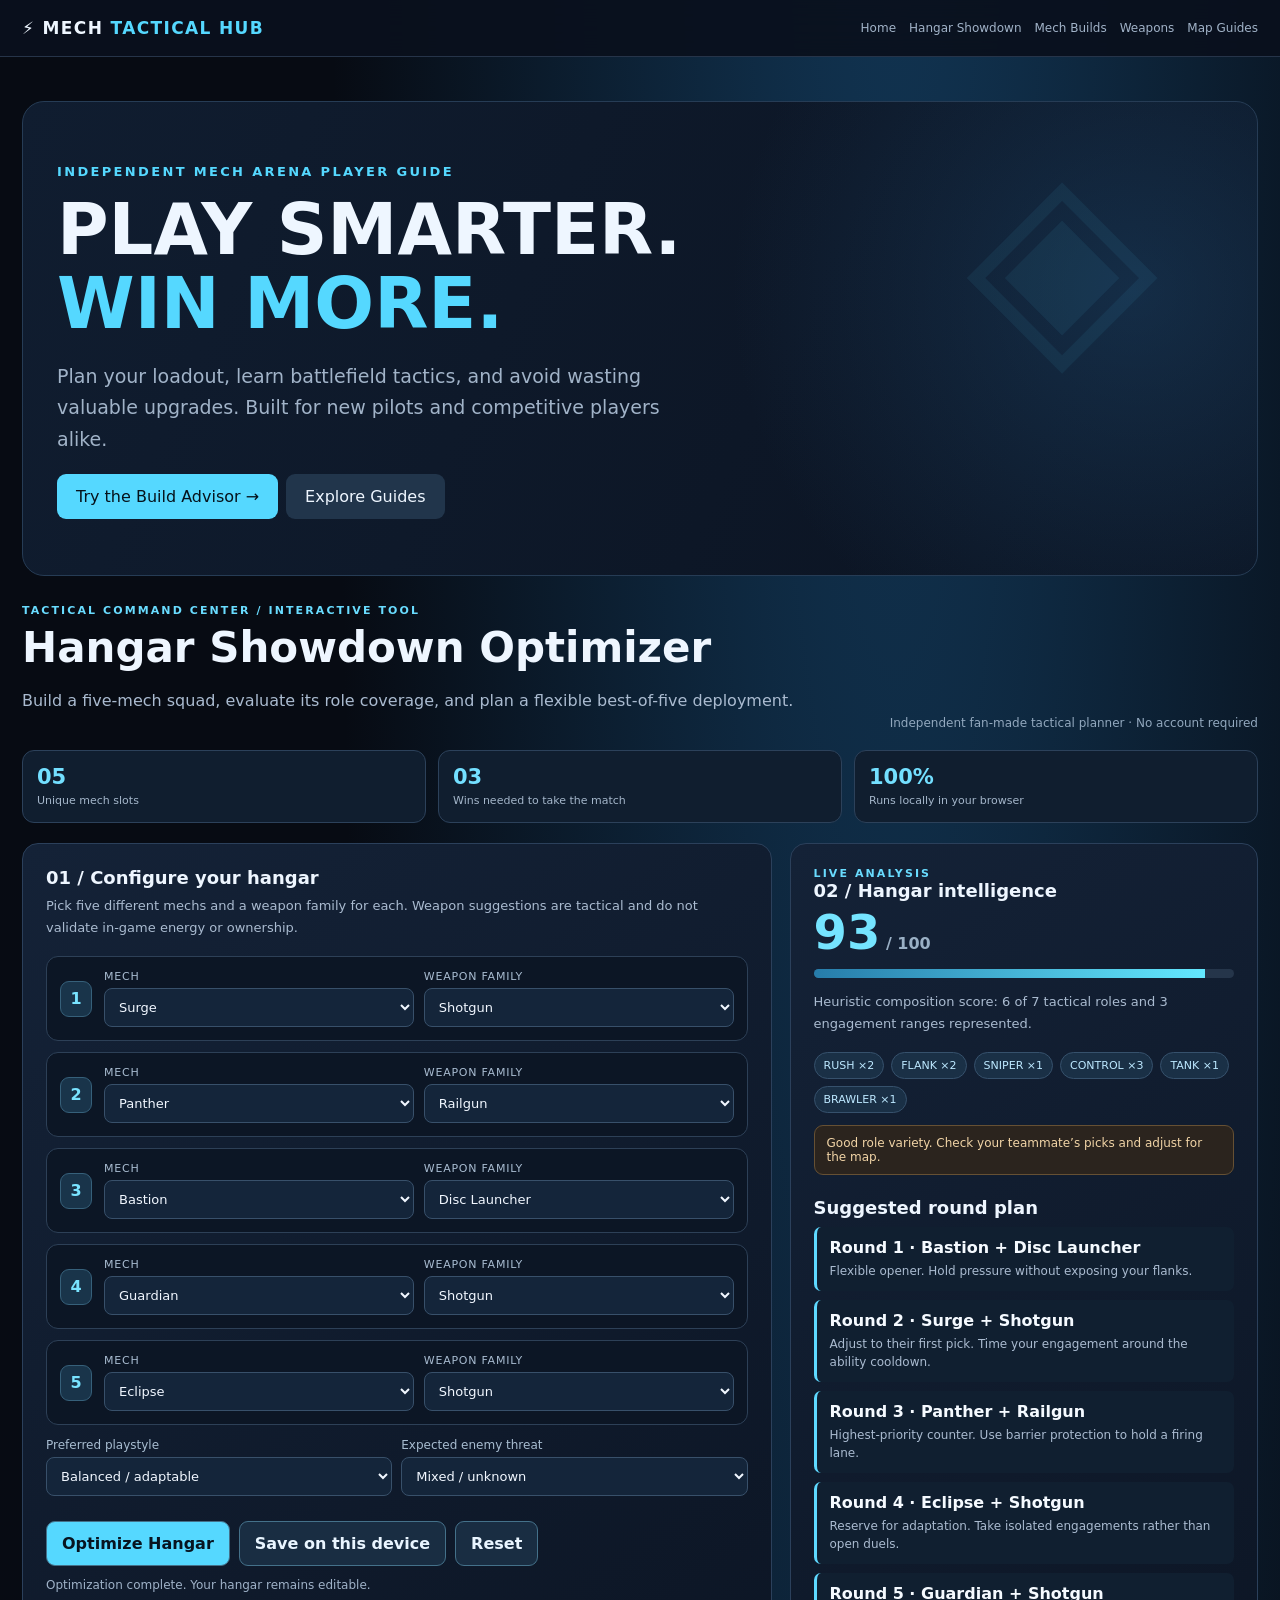
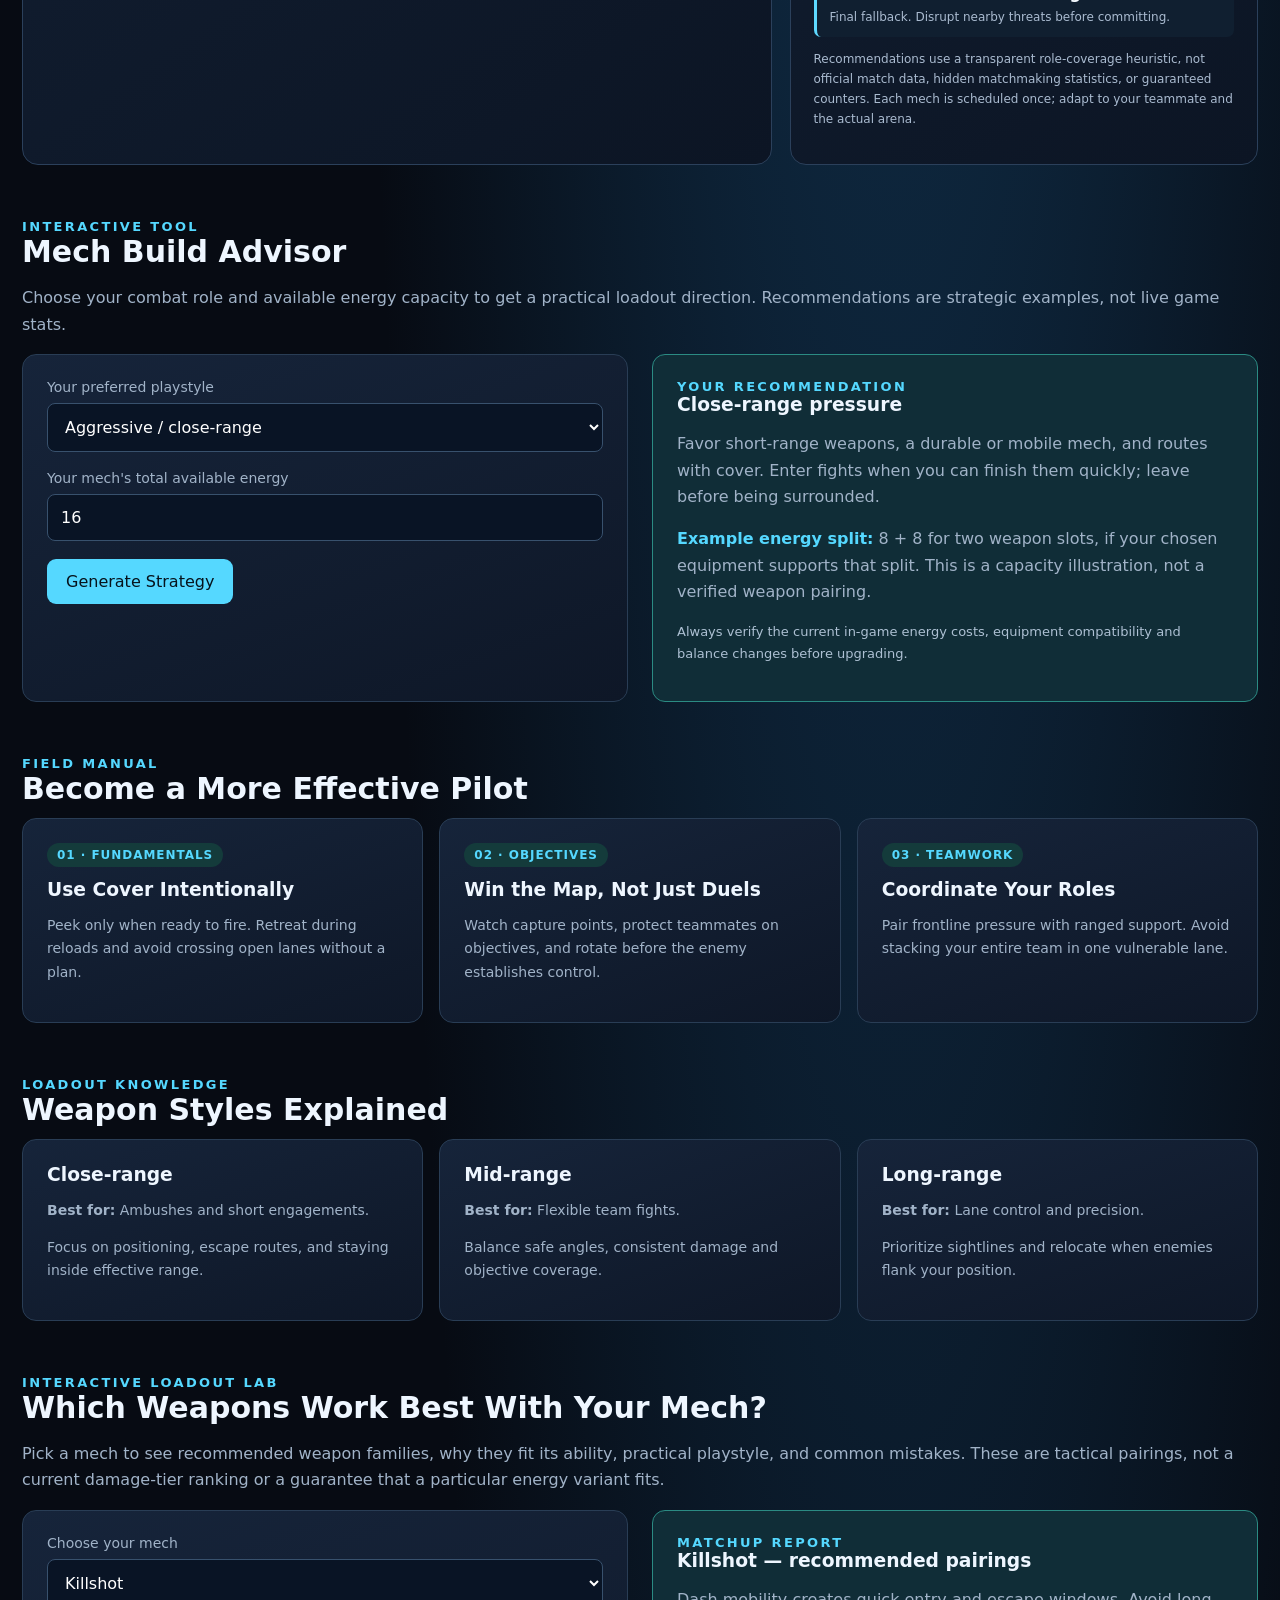
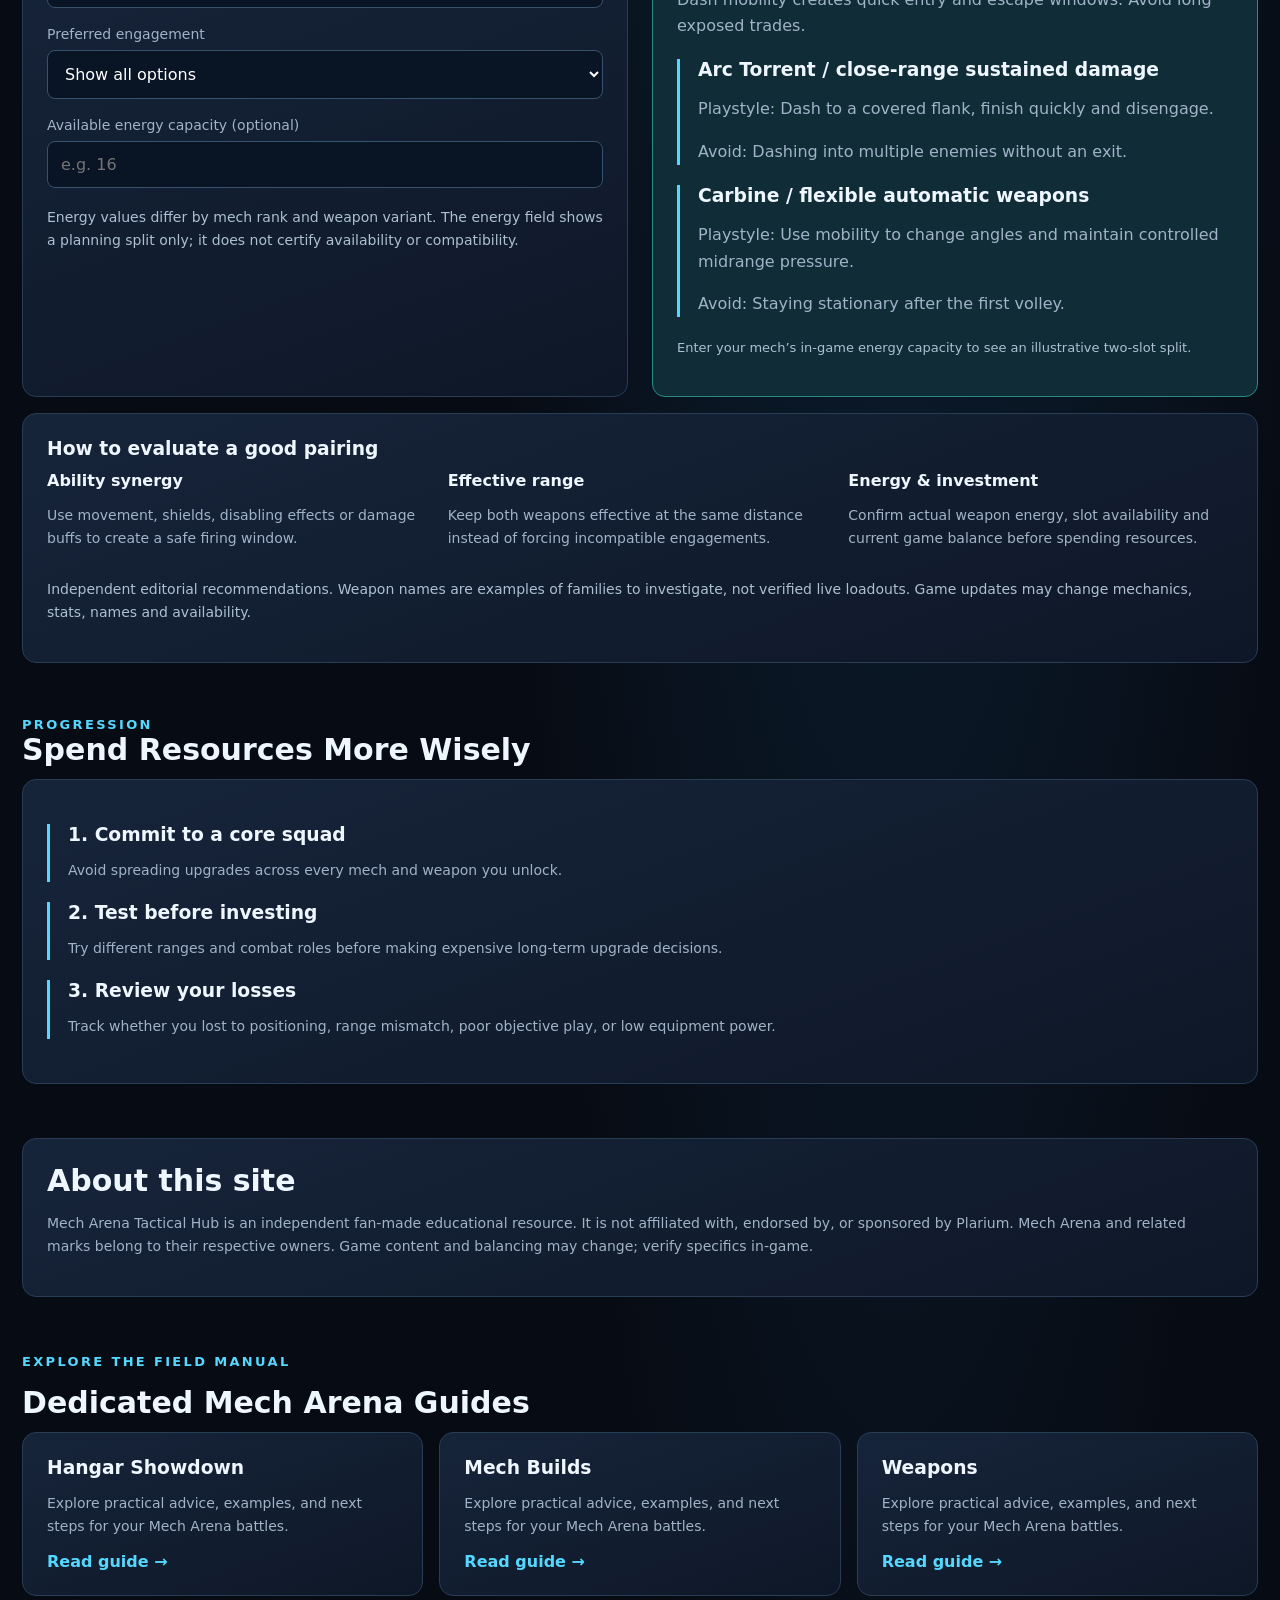
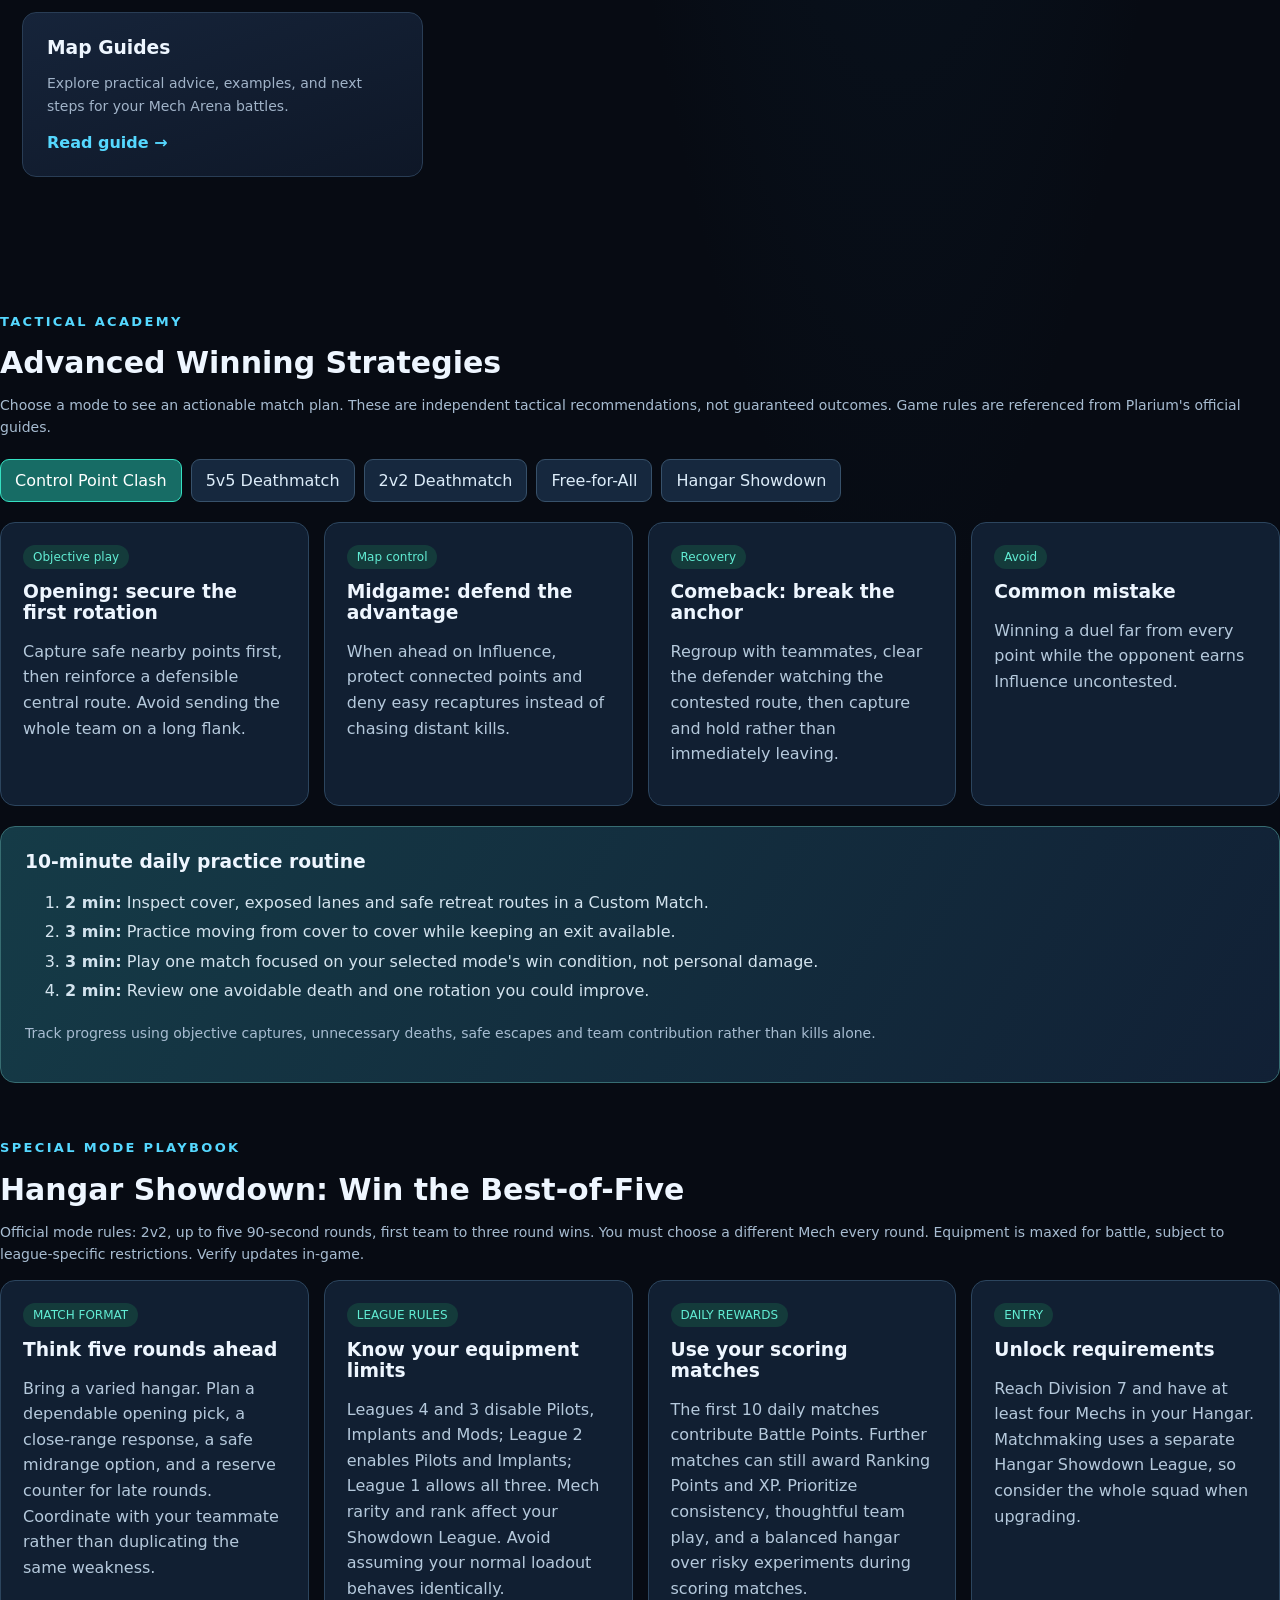
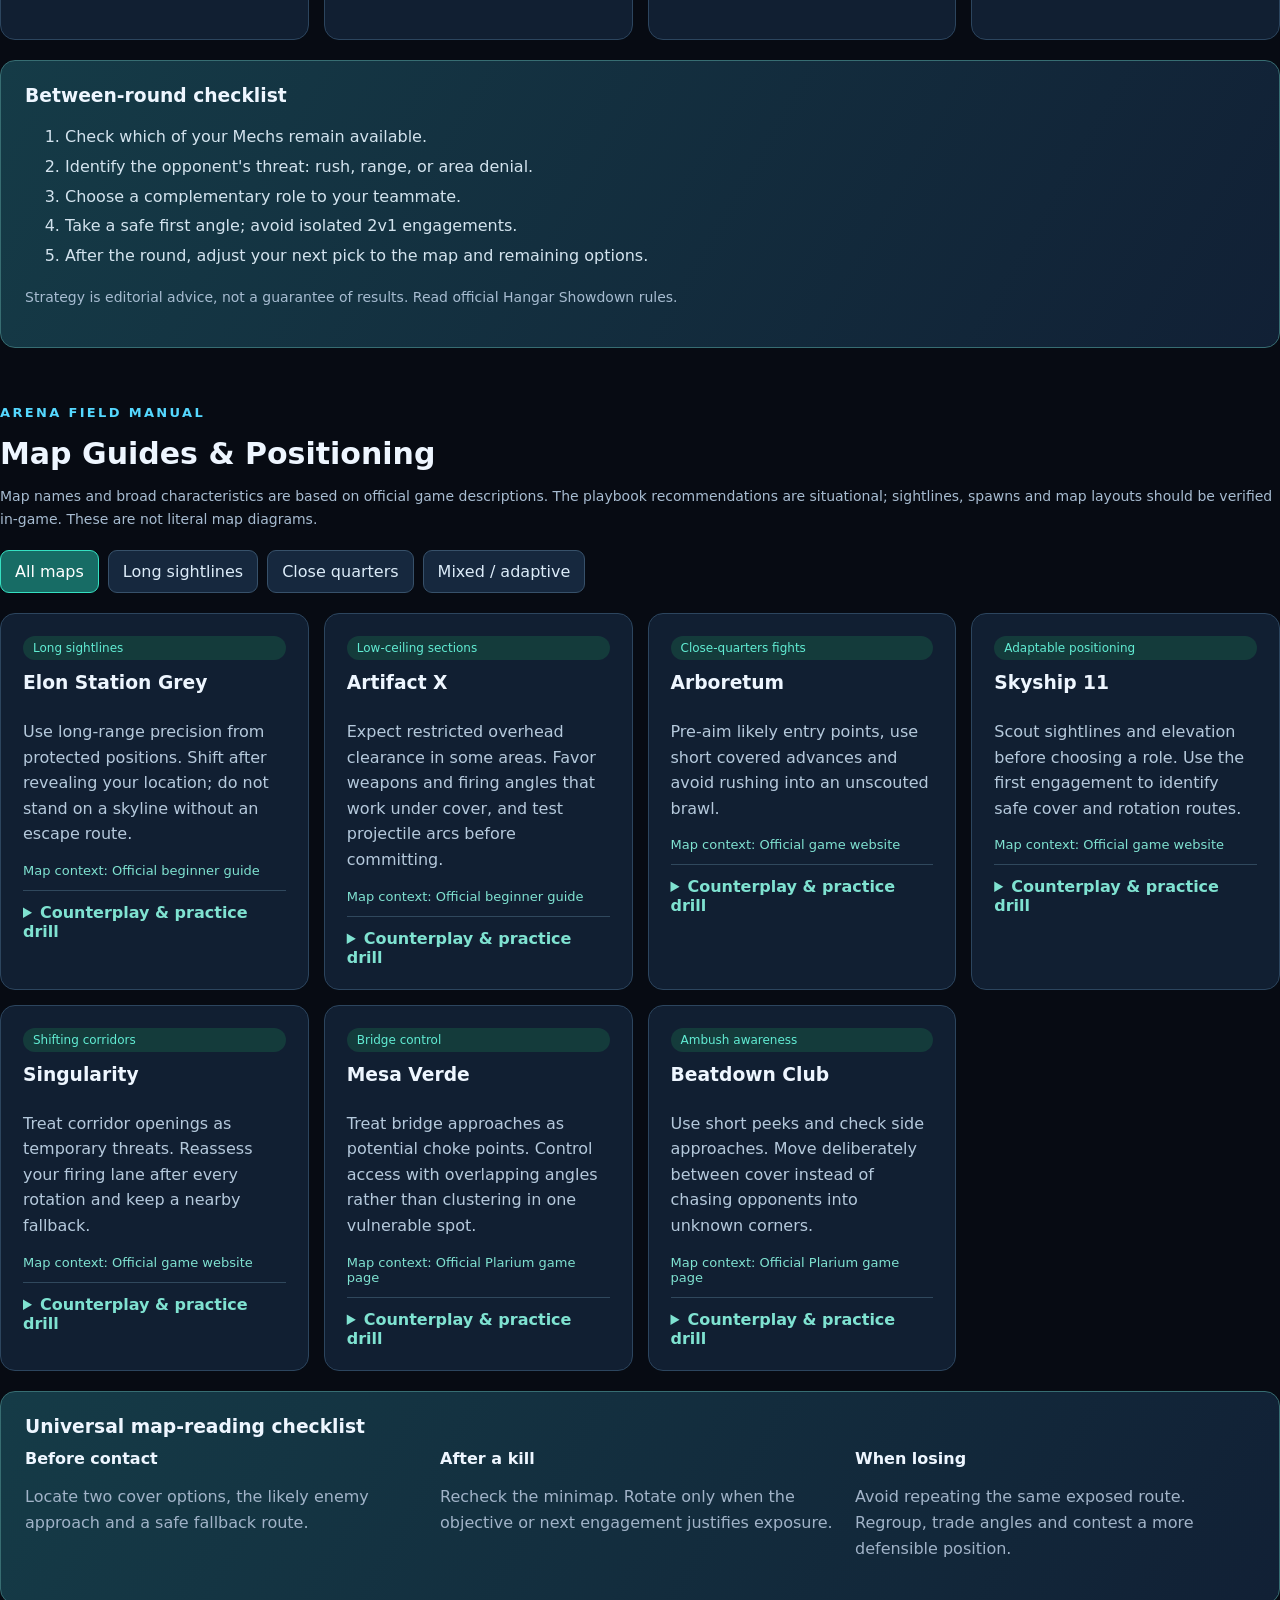
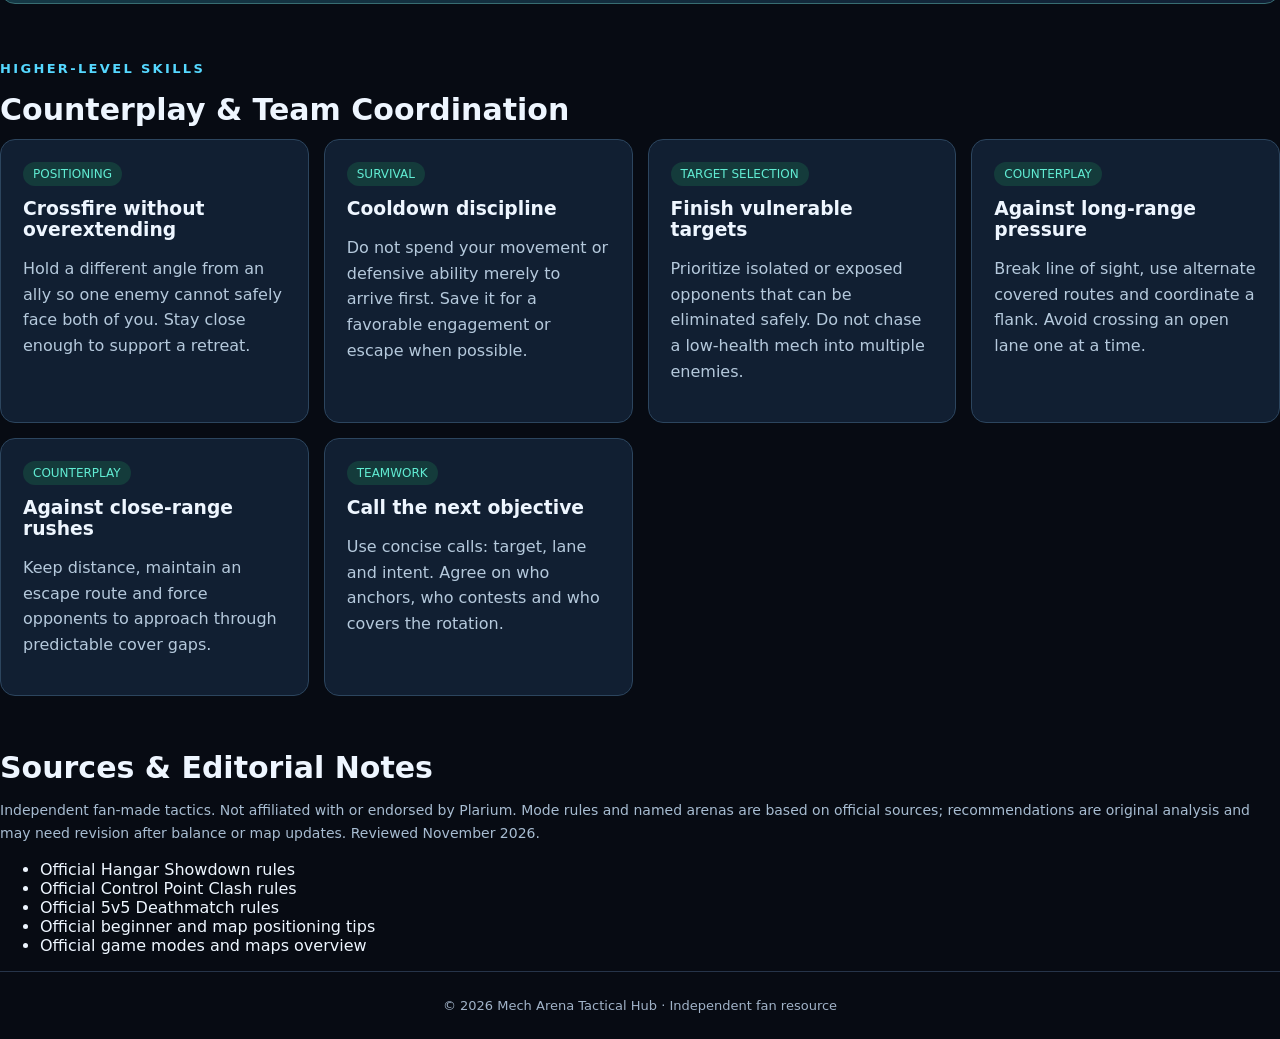
<file: index.html>
<!DOCTYPE html>
<html lang="en"><head><meta charset="utf-8"/><meta content="width=device-width,initial-scale=1" name="viewport"/><meta content="Independent Mech Arena strategy guides, mech and weapon pairings, map tactics and a free interactive Hangar Showdown optimizer." name="description"/><title>Mech Arena Tactical Hub | Builds, Hangar Showdown &amp; Strategy Guides</title><style>:root{color-scheme:dark;--bg:#080e1b;--panel:#121d30;--line:#293b55;--accent:#35e1c2;--text:#edf5ff;--muted:#9db1ca}*{box-sizing:border-box}body{margin:0;background:radial-gradient(circle at 85% 0%,#173a53 0,transparent 34%),var(--bg);color:var(--text);font:16px system-ui,Segoe UI,sans-serif}header{position:sticky;top:0;z-index:2;background:#08101eea;border-bottom:1px solid var(--line)}nav{max-width:1150px;margin:auto;display:flex;align-items:center;justify-content:space-between;padding:18px 22px;gap:16px;flex-wrap:wrap}a{color:inherit;text-decoration:none}.logo{font-weight:900;letter-spacing:.08em}.logo span,.accent{color:var(--accent)}.links{display:flex;gap:19px;flex-wrap:wrap;font-size:14px;color:var(--muted)}.links a:hover{color:var(--accent)}main{max-width:1150px;margin:auto;padding:24px 22px 80px}.hero{padding:72px 0 52px;max-width:820px}.eyebrow{color:var(--accent);font-size:13px;font-weight:800;letter-spacing:.18em}h1{font-size:clamp(38px,6vw,72px);line-height:1.05;margin:15px 0}h2{font-size:30px;margin:0 0 12px}h3{margin:0 0 12px}p{line-height:1.65;color:var(--muted)}.hero p{font-size:19px;max-width:640px}.btn{display:inline-block;border:0;background:var(--accent);color:#06131c;font-weight:800;padding:13px 19px;border-radius:9px;cursor:pointer}.btn.secondary{background:#21354b;color:var(--text);margin-left:8px}.section{margin-top:54px;scroll-margin-top:90px}.grid{display:grid;grid-template-columns:repeat(3,minmax(0,1fr));gap:16px}.card{background:linear-gradient(145deg,#16253a,#101a2b);border:1px solid var(--line);border-radius:15px;padding:24px}.card .tag{font-size:12px;color:var(--accent);font-weight:800;letter-spacing:.08em}.card p{font-size:14px}.planner{display:grid;grid-template-columns:1fr 1fr;gap:24px}.field{margin-bottom:18px}label{display:block;color:var(--muted);font-size:14px;margin-bottom:8px}select,input{width:100%;padding:13px;background:#091425;color:white;border:1px solid #38516d;border-radius:8px;font:inherit}.result{border:1px solid #2b8b83;background:#102d37;border-radius:13px;padding:24px}.result strong{color:var(--accent)}.note{font-size:13px;color:#adc0d3}.guide{border-left:3px solid var(--accent);padding-left:18px;margin:20px 0}footer{border-top:1px solid var(--line);padding:26px 22px;text-align:center;color:var(--muted);font-size:13px}@media(max-width:750px){.grid,.planner{grid-template-columns:1fr}.hero{padding-top:45px}.btn.secondary{margin:10px 0 0}.links{gap:12px}}</style><style>
.tactical-tabs{display:flex;flex-wrap:wrap;gap:9px;margin:20px 0}.tactical-tabs button,.map-filter{background:#16283e;border:1px solid #37516a;color:#dcecf9;border-radius:9px;padding:11px 14px;cursor:pointer;font:inherit}.tactical-tabs button.active,.map-filter.active{background:#176c65;border-color:#35e1c2;color:white}.tactic-grid{display:grid;grid-template-columns:repeat(auto-fit,minmax(250px,1fr));gap:15px}.tactic-card{background:#111f32;border:1px solid #2c455e;border-radius:15px;padding:22px}.tactic-card h3{margin:0 0 10px}.tactic-card p,.tactic-card li{color:#b5c9dc;line-height:1.6}.tactic-card ul{padding-left:19px}.tag{display:inline-block;color:#61ecd3;background:#143b3b;border-radius:20px;padding:5px 10px;font-size:12px;margin-bottom:12px}.map-controls{display:flex;flex-wrap:wrap;gap:9px;margin:20px 0}.map-card{display:flex;flex-direction:column}.map-card .map-meta{font-size:13px;color:#7fe2d1}.map-card details{border-top:1px solid #30485d;margin-top:12px;padding-top:12px}.map-card summary{cursor:pointer;color:#7fe2d1;font-weight:700}.map-card details p{margin-bottom:5px}.training-box{background:linear-gradient(120deg,#153b47,#112035);border:1px solid #376d72;border-radius:15px;padding:24px;margin:20px 0}.training-box ol{line-height:1.85;color:#d3e3ee}.strategy-note{color:#a7bcd1;font-size:14px;line-height:1.6}.sr-only{position:absolute;left:-9999px}@media(max-width:600px){.tactical-tabs button,.map-filter{flex:1 1 42%}}
</style><style>
:root{--bg:#070b13;--panel:#101827;--line:#263449;--accent:#55d8ff;--text:#eef6ff;--muted:#a1b3c8}body{background:radial-gradient(ellipse at 70% -10%,#123858 0%,transparent 45%),#070b13}header{background:#0a111def;backdrop-filter:blur(14px)}nav{max-width:1420px}.logo{font-size:17px}.links{gap:13px}.links a{font-size:12px}main{max-width:1420px}.hero{max-width:none;padding:62px 34px 56px;border:1px solid #263c55;border-radius:22px;margin-top:20px;background:radial-gradient(circle at 90% 40%,#21517b66,transparent 35%),linear-gradient(115deg,#101d30,#0b1321);position:relative;overflow:hidden}.hero:after{content:'◈';position:absolute;right:8%;top:2%;font-size:250px;color:#55d8ff12;pointer-events:none}.hero h1{max-width:820px;font-size:clamp(40px,5.5vw,72px)}.section{scroll-margin-top:95px}.card,.panel{background:linear-gradient(160deg,#16243a,#0e1727);border-color:#293d55!important;border-radius:14px!important}button,.btn,select,input{font:inherit}button:focus-visible,select:focus-visible,a:focus-visible{outline:2px solid #55d8ff;outline-offset:3px}.command{margin-top:28px;scroll-margin-top:95px}.command-head{display:flex;align-items:end;justify-content:space-between;gap:20px;flex-wrap:wrap;margin-bottom:20px}.kicker{font-size:11px;letter-spacing:.19em;text-transform:uppercase;font-weight:800;color:#69dcff}.command h2{font-size:clamp(28px,4vw,42px);margin:6px 0}.command p{color:#aabbd0}.command-layout{display:grid;grid-template-columns:minmax(0,1.6fr) minmax(300px,1fr);gap:18px}.command-panel{border:1px solid #2b405b;border-radius:16px;padding:23px;background:linear-gradient(145deg,#142237,#0c1524);min-width:0}.command-panel h3{font-size:18px;margin:0 0 7px}.command-panel .sub{font-size:13px;margin:0 0 18px}.slots{display:grid;gap:11px}.slot{border:1px solid #2d4057;border-radius:12px;padding:13px;background:#0c1625;display:grid;grid-template-columns:34px minmax(0,1fr) minmax(0,1fr);gap:10px;align-items:center}.slotnum{display:grid;place-items:center;background:#19344a;border:1px solid #36607a;color:#79e3ff;border-radius:9px;width:32px;height:36px;font-weight:800}.slot label{font-size:11px;letter-spacing:.07em;color:#a9bcd1;display:block;margin-bottom:5px}.slot select,.command-select{width:100%;background:#14253a;border:1px solid #38506a;color:#f1f7ff;padding:10px;border-radius:8px;font-size:13px;min-width:0}.optimizer-actions{display:flex;gap:9px;flex-wrap:wrap;margin-top:17px}.action-primary,.action-secondary{padding:12px 15px;border-radius:9px;border:1px solid #44718a;font-weight:800;cursor:pointer}.action-primary{background:#55d8ff;color:#071420}.action-secondary{background:#192d42;color:#e9f5ff}.statusline{font-size:12px;color:#9fb2c8;margin-top:12px;min-height:18px}.modebar{display:flex;gap:9px;flex-wrap:wrap;margin:13px 0 17px}.modebar label{font-size:12px;color:#a8bdd1;flex:1;min-width:125px}.modebar select{margin-top:5px}.score{font-size:48px;line-height:1;color:#75e4ff;font-weight:900}.score small{font-size:16px;color:#9ab0c5}.meter{height:9px;background:#25354a;border-radius:30px;overflow:hidden;margin:13px 0}.meter span{height:100%;display:block;background:linear-gradient(90deg,#267caa,#63e8ff);width:0%;transition:width .25s}.role-chips{display:flex;flex-wrap:wrap;gap:7px;margin:12px 0}.role-chip{background:#1a3046;border:1px solid #36516c;padding:6px 9px;border-radius:20px;font-size:11px;color:#bce8ff}.warning{background:#2b241e;border:1px solid #665033;border-radius:9px;padding:10px 12px;color:#f1d4a6;font-size:12px;margin:10px 0}.round-card{border-left:3px solid #5ed9ff;background:#101f30;border-radius:7px;padding:11px 13px;margin:9px 0}.round-card strong{color:#f5faff}.round-card p{font-size:12px;margin:5px 0 0;line-height:1.5}.tiny-note{font-size:12px;color:#95a9c1;margin-top:13px}.guide-tabs{display:flex;gap:8px;flex-wrap:wrap;margin:18px 0}.guide-tab{border:1px solid #38536a;background:#14263b;color:#d8eafa;border-radius:8px;padding:10px 13px;cursor:pointer}.guide-tab[aria-selected=true]{background:#55d8ff;color:#071420}.dashboard-summary{display:grid;grid-template-columns:repeat(3,1fr);gap:12px;margin:20px 0}.dashboard-summary>div{background:#101e2f;border:1px solid #2c415a;border-radius:12px;padding:14px}.dashboard-summary b{font-size:21px;display:block;color:#73dfff}.dashboard-summary span{font-size:11px;color:#a4b6ca}.independent{color:#92a8be;font-size:12px}.command a{color:#8de8ff;text-decoration:underline}@media(max-width:940px){.command-layout{grid-template-columns:1fr}.dashboard-summary{grid-template-columns:repeat(3,1fr)}}@media(max-width:580px){.slot{grid-template-columns:30px 1fr;gap:8px}.slot .weapon-field{grid-column:2}.hero{padding:35px 20px}.dashboard-summary{grid-template-columns:1fr}.command-panel{padding:15px}}
</style><link href="https://mech-arena-tactical-hub.pages.dev/" rel="canonical"/><meta content="index,follow" name="robots"/><meta content="Mech Arena Tactical Hub" property="og:title"/><meta content="website" property="og:type"/></head><body><header><nav><a class="logo" href="index.html">⚡ MECH <span>TACTICAL HUB</span></a><div class="links"><a href="index.html">Home</a><a href="hangar-showdown.html">Hangar Showdown</a><a href="best-mech-builds.html">Mech Builds</a><a href="weapon-guide.html">Weapons</a><a href="map-guides.html">Map Guides</a></div></nav></header><main id="top"><section class="hero"><div class="eyebrow">INDEPENDENT MECH ARENA PLAYER GUIDE</div><h1>PLAY SMARTER.<br/><span class="accent">WIN MORE.</span></h1><p>Plan your loadout, learn battlefield tactics, and avoid wasting valuable upgrades. Built for new pilots and competitive players alike.</p><a class="btn" href="#planner">Try the Build Advisor →</a><a class="btn secondary" href="#guides">Explore Guides</a></section><section class="command" id="optimizer"><div class="command-head"><div><div class="kicker">TACTICAL COMMAND CENTER / INTERACTIVE TOOL</div><h2>Hangar Showdown Optimizer</h2><p>Build a five-mech squad, evaluate its role coverage, and plan a flexible best-of-five deployment.</p></div><div class="independent">Independent fan-made tactical planner · No account required</div></div><div class="dashboard-summary"><div><b>05</b><span>Unique mech slots</span></div><div><b>03</b><span>Wins needed to take the match</span></div><div><b>100%</b><span>Runs locally in your browser</span></div></div><div class="command-layout"><div class="command-panel"><h3>01 / Configure your hangar</h3><p class="sub">Pick five different mechs and a weapon family for each. Weapon suggestions are tactical and do not validate in-game energy or ownership.</p><div class="slots" id="hangarSlots"></div><div class="modebar"><label>Preferred playstyle<select class="command-select" id="playstyle"><option value="balanced">Balanced / adaptable</option><option value="aggressive">Aggressive pressure</option><option value="defensive">Defensive / control</option></select></label><label>Expected enemy threat<select class="command-select" id="enemyThreat"><option value="mixed">Mixed / unknown</option><option value="rush">Close-range rush</option><option value="sniper">Long-range snipers</option><option value="tank">Heavy defensive squad</option></select></label></div><div class="optimizer-actions"><button class="action-primary" id="runOptimizer">Optimize Hangar</button><button class="action-secondary" id="saveHangar">Save on this device</button><button class="action-secondary" id="resetHangar">Reset</button></div><div aria-live="polite" class="statusline" id="hangarStatus"></div></div><div class="command-panel"><div class="kicker">LIVE ANALYSIS</div><h3>02 / Hangar intelligence</h3><div><span class="score" id="hangarScore">—<small> / 100</small></span><div class="meter"><span id="hangarMeter"></span></div><p class="sub" id="scoreExplanation">Select five distinct mechs to evaluate tactical coverage.</p></div><div class="role-chips" id="roleChips"></div><div id="optimizerWarnings"></div><h3 style="margin-top:22px">Suggested round plan</h3><div id="roundPlan"><p class="sub">Your recommended deployment order will appear here.</p></div><p class="tiny-note">Recommendations use a transparent role-coverage heuristic, not official match data, hidden matchmaking statistics, or guaranteed counters. Each mech is scheduled once; adapt to your teammate and the actual arena.</p></div></div></section><section class="section" id="planner"><div class="eyebrow">INTERACTIVE TOOL</div><h2>Mech Build Advisor</h2><p>Choose your combat role and available energy capacity to get a practical loadout direction. Recommendations are strategic examples, not live game stats.</p><div class="planner"><div class="card"><div class="field"><label for="role">Your preferred playstyle</label><select id="role"><option value="brawler">Aggressive / close-range</option><option value="support">Support / team-focused</option><option value="sniper">Long-range / precision</option><option value="flex">Flexible / objective control</option></select></div><div class="field"><label for="energy">Your mech's total available energy</label><input id="energy" max="40" min="2" type="number" value="16"/></div><button class="btn" id="recommend">Generate Strategy</button></div><div aria-live="polite" class="result"><div class="eyebrow">YOUR RECOMMENDATION</div><h3 id="buildTitle">Close-range pressure</h3><p id="buildText"></p><p id="allocation"></p><p class="note">Always verify the current in-game energy costs, equipment compatibility and balance changes before upgrading.</p></div></div></section><section class="section" id="guides"><div class="eyebrow">FIELD MANUAL</div><h2>Become a More Effective Pilot</h2><div class="grid"><article class="card"><div class="tag">01 · FUNDAMENTALS</div><h3>Use Cover Intentionally</h3><p>Peek only when ready to fire. Retreat during reloads and avoid crossing open lanes without a plan.</p></article><article class="card"><div class="tag">02 · OBJECTIVES</div><h3>Win the Map, Not Just Duels</h3><p>Watch capture points, protect teammates on objectives, and rotate before the enemy establishes control.</p></article><article class="card"><div class="tag">03 · TEAMWORK</div><h3>Coordinate Your Roles</h3><p>Pair frontline pressure with ranged support. Avoid stacking your entire team in one vulnerable lane.</p></article></div></section><section class="section" id="weapons"><div class="eyebrow">LOADOUT KNOWLEDGE</div><h2>Weapon Styles Explained</h2><div class="grid"><article class="card"><h3>Close-range</h3><p><strong>Best for:</strong> Ambushes and short engagements.</p><p>Focus on positioning, escape routes, and staying inside effective range.</p></article><article class="card"><h3>Mid-range</h3><p><strong>Best for:</strong> Flexible team fights.</p><p>Balance safe angles, consistent damage and objective coverage.</p></article><article class="card"><h3>Long-range</h3><p><strong>Best for:</strong> Lane control and precision.</p><p>Prioritize sightlines and relocate when enemies flank your position.</p></article></div></section><section class="section" id="pairings"><div class="eyebrow">INTERACTIVE LOADOUT LAB</div><h2>Which Weapons Work Best With Your Mech?</h2><p>Pick a mech to see recommended weapon families, why they fit its ability, practical playstyle, and common mistakes. These are tactical pairings, not a current damage-tier ranking or a guarantee that a particular energy variant fits.</p><div class="planner"><div class="card"><div class="field"><label for="pairMech">Choose your mech</label><select id="pairMech"><option value="killshot">Killshot</option><option value="panther">Panther</option><option value="guardian">Guardian</option><option value="ares">Ares</option><option value="surge">Surge</option><option value="zephyr">Zephyr</option><option value="bastion">Bastion</option><option value="redeemer">Redeemer</option><option value="eclipse">Eclipse</option><option value="brickhouse">Brickhouse</option><option value="paragon">Paragon</option><option value="shadow">Shadow</option></select></div><div class="field"><label for="pairRole">Preferred engagement</label><select id="pairRole"><option value="all">Show all options</option><option value="close">Close range</option><option value="mid">Mid range</option><option value="long">Long range</option></select></div><div class="field"><label for="pairEnergy">Available energy capacity (optional)</label><input id="pairEnergy" max="40" min="2" placeholder="e.g. 16" type="number"/></div><p class="note">Energy values differ by mech rank and weapon variant. The energy field shows a planning split only; it does not certify availability or compatibility.</p></div><div aria-live="polite" class="result"><div class="eyebrow">MATCHUP REPORT</div><h3 id="pairTitle"></h3><p id="pairAbility"></p><div id="pairResults"></div><p class="note" id="pairEnergyNote"></p></div></div><div class="card" style="margin-top:16px"><h3>How to evaluate a good pairing</h3><div class="grid"><div><strong>Ability synergy</strong><p>Use movement, shields, disabling effects or damage buffs to create a safe firing window.</p></div><div><strong>Effective range</strong><p>Keep both weapons effective at the same distance instead of forcing incompatible engagements.</p></div><div><strong>Energy &amp; investment</strong><p>Confirm actual weapon energy, slot availability and current game balance before spending resources.</p></div></div><p class="note">Independent editorial recommendations. Weapon names are examples of families to investigate, not verified live loadouts. Game updates may change mechanics, stats, names and availability.</p></div></section><section class="section" id="resources"><div class="eyebrow">PROGRESSION</div><h2>Spend Resources More Wisely</h2><div class="card"><div class="guide"><h3>1. Commit to a core squad</h3><p>Avoid spreading upgrades across every mech and weapon you unlock.</p></div><div class="guide"><h3>2. Test before investing</h3><p>Try different ranges and combat roles before making expensive long-term upgrade decisions.</p></div><div class="guide"><h3>3. Review your losses</h3><p>Track whether you lost to positioning, range mismatch, poor objective play, or low equipment power.</p></div></div></section><section class="section"><div class="card"><h2>About this site</h2><p>Mech Arena Tactical Hub is an independent fan-made educational resource. It is not affiliated with, endorsed by, or sponsored by Plarium. Mech Arena and related marks belong to their respective owners. Game content and balancing may change; verify specifics in-game.</p></div></section><section class="section" id="explore"><p class="eyebrow">EXPLORE THE FIELD MANUAL</p><h2>Dedicated Mech Arena Guides</h2><div class="grid"><article class="card"><h3>Hangar Showdown</h3><p>Explore practical advice, examples, and next steps for your Mech Arena battles.</p><a href="hangar-showdown.html" style="color:var(--accent);font-weight:700">Read guide →</a></article><article class="card"><h3>Mech Builds</h3><p>Explore practical advice, examples, and next steps for your Mech Arena battles.</p><a href="best-mech-builds.html" style="color:var(--accent);font-weight:700">Read guide →</a></article><article class="card"><h3>Weapons</h3><p>Explore practical advice, examples, and next steps for your Mech Arena battles.</p><a href="weapon-guide.html" style="color:var(--accent);font-weight:700">Read guide →</a></article><article class="card"><h3>Map Guides</h3><p>Explore practical advice, examples, and next steps for your Mech Arena battles.</p><a href="map-guides.html" style="color:var(--accent);font-weight:700">Read guide →</a></article></div></section></main>
<section aria-labelledby="advanced-heading" class="section" id="advanced">
<p class="eyebrow">TACTICAL ACADEMY</p><h2 id="advanced-heading">Advanced Winning Strategies</h2>
<p class="strategy-note">Choose a mode to see an actionable match plan. These are independent tactical recommendations, not guaranteed outcomes. Game rules are referenced from Plarium's official guides.</p>
<div aria-label="Choose game mode" class="tactical-tabs" role="group"><button aria-pressed="true" class="active" data-mode="cpc" type="button">Control Point Clash</button><button aria-pressed="false" data-mode="5v5" type="button">5v5 Deathmatch</button><button aria-pressed="false" data-mode="2v2" type="button">2v2 Deathmatch</button><button aria-pressed="false" data-mode="ffa" type="button">Free-for-All</button><button aria-pressed="false" data-mode="hangar" type="button">Hangar Showdown</button></div>
<div aria-live="polite" class="tactic-grid" id="modeContent"></div>
<div class="training-box"><h3>10-minute daily practice routine</h3><ol><li><strong>2 min:</strong> Inspect cover, exposed lanes and safe retreat routes in a Custom Match.</li><li><strong>3 min:</strong> Practice moving from cover to cover while keeping an exit available.</li><li><strong>3 min:</strong> Play one match focused on your selected mode's win condition, not personal damage.</li><li><strong>2 min:</strong> Review one avoidable death and one rotation you could improve.</li></ol><p class="strategy-note">Track progress using objective captures, unnecessary deaths, safe escapes and team contribution rather than kills alone.</p></div>
</section>
<section class="section" id="showdown"><p class="eyebrow">SPECIAL MODE PLAYBOOK</p><h2>Hangar Showdown: Win the Best-of-Five</h2><p class="strategy-note">Official mode rules: 2v2, up to five 90-second rounds, first team to three round wins. You must choose a different Mech every round. Equipment is maxed for battle, subject to league-specific restrictions. Verify updates in-game.</p><div class="tactic-grid"><article class="tactic-card"><span class="tag">MATCH FORMAT</span><h3>Think five rounds ahead</h3><p>Bring a varied hangar. Plan a dependable opening pick, a close-range response, a safe midrange option, and a reserve counter for late rounds. Coordinate with your teammate rather than duplicating the same weakness.</p></article><article class="tactic-card"><span class="tag">LEAGUE RULES</span><h3>Know your equipment limits</h3><p>Leagues 4 and 3 disable Pilots, Implants and Mods; League 2 enables Pilots and Implants; League 1 allows all three. Mech rarity and rank affect your Showdown League. Avoid assuming your normal loadout behaves identically.</p></article><article class="tactic-card"><span class="tag">DAILY REWARDS</span><h3>Use your scoring matches</h3><p>The first 10 daily matches contribute Battle Points. Further matches can still award Ranking Points and XP. Prioritize consistency, thoughtful team play, and a balanced hangar over risky experiments during scoring matches.</p></article><article class="tactic-card"><span class="tag">ENTRY</span><h3>Unlock requirements</h3><p>Reach Division 7 and have at least four Mechs in your Hangar. Matchmaking uses a separate Hangar Showdown League, so consider the whole squad when upgrading.</p></article></div><div class="training-box"><h3>Between-round checklist</h3><ol><li>Check which of your Mechs remain available.</li><li>Identify the opponent's threat: rush, range, or area denial.</li><li>Choose a complementary role to your teammate.</li><li>Take a safe first angle; avoid isolated 2v1 engagements.</li><li>After the round, adjust your next pick to the map and remaining options.</li></ol><p class="strategy-note">Strategy is editorial advice, not a guarantee of results. <a href="https://mecharena-support.plarium.com/hc/en-us/articles/21315375576604-Hangar-Showdown" rel="noopener noreferrer" target="_blank">Read official Hangar Showdown rules</a>.</p></div></section><section aria-labelledby="maps-heading" class="section" id="maps"><p class="eyebrow">ARENA FIELD MANUAL</p><h2 id="maps-heading">Map Guides &amp; Positioning</h2><p class="strategy-note">Map names and broad characteristics are based on official game descriptions. The playbook recommendations are situational; sightlines, spawns and map layouts should be verified in-game. These are not literal map diagrams.</p>
<div aria-label="Filter maps" class="map-controls" role="group"><button aria-pressed="true" class="map-filter active" data-filter="all" type="button">All maps</button><button aria-pressed="false" class="map-filter" data-filter="long" type="button">Long sightlines</button><button aria-pressed="false" class="map-filter" data-filter="close" type="button">Close quarters</button><button aria-pressed="false" class="map-filter" data-filter="mixed" type="button">Mixed / adaptive</button></div><div class="tactic-grid" id="mapGrid"></div>
<div class="training-box"><h3>Universal map-reading checklist</h3><div class="tactic-grid"><div><strong>Before contact</strong><p>Locate two cover options, the likely enemy approach and a safe fallback route.</p></div><div><strong>After a kill</strong><p>Recheck the minimap. Rotate only when the objective or next engagement justifies exposure.</p></div><div><strong>When losing</strong><p>Avoid repeating the same exposed route. Regroup, trade angles and contest a more defensible position.</p></div></div></div>
</section>
<section class="section" id="counterplay"><p class="eyebrow">HIGHER-LEVEL SKILLS</p><h2>Counterplay &amp; Team Coordination</h2><div class="tactic-grid"><article class="tactic-card"><span class="tag">POSITIONING</span><h3>Crossfire without overextending</h3><p>Hold a different angle from an ally so one enemy cannot safely face both of you. Stay close enough to support a retreat.</p></article><article class="tactic-card"><span class="tag">SURVIVAL</span><h3>Cooldown discipline</h3><p>Do not spend your movement or defensive ability merely to arrive first. Save it for a favorable engagement or escape when possible.</p></article><article class="tactic-card"><span class="tag">TARGET SELECTION</span><h3>Finish vulnerable targets</h3><p>Prioritize isolated or exposed opponents that can be eliminated safely. Do not chase a low-health mech into multiple enemies.</p></article><article class="tactic-card"><span class="tag">COUNTERPLAY</span><h3>Against long-range pressure</h3><p>Break line of sight, use alternate covered routes and coordinate a flank. Avoid crossing an open lane one at a time.</p></article><article class="tactic-card"><span class="tag">COUNTERPLAY</span><h3>Against close-range rushes</h3><p>Keep distance, maintain an escape route and force opponents to approach through predictable cover gaps.</p></article><article class="tactic-card"><span class="tag">TEAMWORK</span><h3>Call the next objective</h3><p>Use concise calls: target, lane and intent. Agree on who anchors, who contests and who covers the rotation.</p></article></div></section>
<section class="section" id="references"><h2>Sources &amp; Editorial Notes</h2><p class="strategy-note">Independent fan-made tactics. Not affiliated with or endorsed by Plarium. Mode rules and named arenas are based on official sources; recommendations are original analysis and may need revision after balance or map updates. Reviewed November 2026.</p><ul><li><a href="https://mecharena-support.plarium.com/hc/en-us/articles/21315375576604-Hangar-Showdown" rel="noopener noreferrer" target="_blank">Official Hangar Showdown rules</a></li><li><a href="https://mecharena-support.plarium.com/hc/en-us/articles/12575748507548-Control-Point-Clash" rel="noopener noreferrer" target="_blank">Official Control Point Clash rules</a></li><li><a href="https://mecharena-support.plarium.com/hc/en-us/articles/12642671561116-5-vs-5-Deathmatch" rel="noopener noreferrer" target="_blank">Official 5v5 Deathmatch rules</a></li><li><a href="https://mecharena.game/mech-arena-beginners-guide/" rel="noopener noreferrer" target="_blank">Official beginner and map positioning tips</a></li><li><a href="https://plarium.com/en/game/mech-arena/" rel="noopener noreferrer" target="_blank">Official game modes and maps overview</a></li></ul></section>
<script>
(()=>{
const modes={
cpc:[['Opening: secure the first rotation','Objective play','Capture safe nearby points first, then reinforce a defensible central route. Avoid sending the whole team on a long flank.'],['Midgame: defend the advantage','Map control','When ahead on Influence, protect connected points and deny easy recaptures instead of chasing distant kills.'],['Comeback: break the anchor','Recovery','Regroup with teammates, clear the defender watching the contested route, then capture and hold rather than immediately leaving.'],['Common mistake','Avoid','Winning a duel far from every point while the opponent earns Influence uncontested.']],
'5v5':[['Opening: establish two angles','Team fighting','Approach with teammates but avoid stacking into the same exposed firing lane.'],['Mid-round: preserve numbers','Survival','When your team has a kill advantage, trade safely and force opponents to take the risk.'],['Late round: read the score','Decision making','If behind, coordinate a focused push. If ahead, avoid isolated duels that hand over easy kills.'],['Common mistake','Avoid','Chasing a damaged enemy into a crossfire just before the round ends.']],
'2v2':[['Opening: move as a pair','Teamwork','Maintain overlapping coverage so your teammate can help if an opponent rushes.'],['Win the first trade','Target priority','Focus the same vulnerable target when safe; two separate duels can waste your numerical advantage.'],['After an elimination','Tempo','Use the temporary advantage to pressure the remaining opponent without losing cover discipline.'],['Common mistake','Avoid','Splitting across the map and giving the other team isolated 2-on-1 fights.']],
hangar:[['Round 1: read the matchup','Opening','Select a flexible mech you can use confidently, coordinate your opening lane with your partner and avoid giving up a quick 2-on-1 elimination.'],['Rotate your mech choices','Round management','A different mech is required each round. Plan your full hangar across a possible five rounds; avoid exhausting every safe counter early.'],['Fight as a two-mech unit','Team synergy','Create overlapping firing angles without standing on top of each other. Focus one opponent, then convert the numbers advantage safely.'],['Adapt to the 90-second clock','Tempo','If neither side commits, use cover to probe angles. With time running out, assess the round state rather than rushing blindly.'],['Choose complementary roles','Hangar design','Prepare a mix of frontline pressure, flexible midrange, mobility and protected long-range options so you can respond to enemy picks and maps.'],['Common mistake','Avoid','Building around a single powerful mech. Every round requires a new selection, and your remaining options matter in a best-of-five.']],
ffa:[['Opening: avoid the center pileup','Survival','Use cover to identify weakened targets without becoming the easiest target yourself.'],['Third-party timing','Eliminations','Engage after opponents have committed resources, but check nearby threats before finishing.'],['Protect your streak','Awareness','Change angles after a visible elimination and avoid standing still to reload in the open.'],['Common mistake','Avoid','Overcommitting to one target while several opponents have clear shots at you.']]};
const modeContent=document.getElementById('modeContent');function renderMode(key){modeContent.replaceChildren();modes[key].forEach(([title,tag,description])=>{const article=document.createElement('article');article.className='tactic-card';const badge=document.createElement('span');badge.className='tag';badge.textContent=tag;const h=document.createElement('h3');h.textContent=title;const p=document.createElement('p');p.textContent=description;article.append(badge,h,p);modeContent.append(article)});document.querySelectorAll('[data-mode]').forEach(b=>{let active=b.dataset.mode===key;b.classList.toggle('active',active);b.setAttribute('aria-pressed',String(active))})}document.querySelectorAll('[data-mode]').forEach(b=>b.addEventListener('click',()=>renderMode(b.dataset.mode)));renderMode('cpc');
const maps=[
{name:'Elon Station Grey',type:'long',style:'Long sightlines',source:'Official beginner guide',plan:'Use long-range precision from protected positions. Shift after revealing your location; do not stand on a skyline without an escape route.',avoid:'Crossing exposed firing lanes without cover or allied pressure.',drill:'Practice reaching two separate protected firing positions without taking an open direct route.'},
{name:'Artifact X',type:'close',style:'Low-ceiling sections',source:'Official beginner guide',plan:'Expect restricted overhead clearance in some areas. Favor weapons and firing angles that work under cover, and test projectile arcs before committing.',avoid:'Assuming an arcing projectile can clear a low ceiling.',drill:'In a Custom Match, test which covered approaches block your selected weapon trajectory.'},
{name:'Arboretum',type:'close',style:'Close-quarters fights',source:'Official game website',plan:'Pre-aim likely entry points, use short covered advances and avoid rushing into an unscouted brawl.',avoid:'Using long-range positioning habits in a close-range engagement.',drill:'Practice entering and exiting a short-range fight while keeping one solid obstacle nearby.'},
{name:'Skyship 11',type:'mixed',style:'Adaptable positioning',source:'Official game website',plan:'Scout sightlines and elevation before choosing a role. Use the first engagement to identify safe cover and rotation routes.',avoid:'Assuming an unfamiliar lane is safe simply because it is the shortest path.',drill:'Mark one safe approach, one fallback route and one alternate firing angle.'},
{name:'Singularity',type:'mixed',style:'Shifting corridors',source:'Official game website',plan:'Treat corridor openings as temporary threats. Reassess your firing lane after every rotation and keep a nearby fallback.',avoid:'Tunnel-visioning down a corridor while ignoring side approaches.',drill:'Practice checking alternate entrances between each engagement.'},
{name:'Mesa Verde',type:'mixed',style:'Bridge control',source:'Official Plarium game page',plan:'Treat bridge approaches as potential choke points. Control access with overlapping angles rather than clustering in one vulnerable spot.',avoid:'Pushing a defended bridge without scouting or a coordinated second angle.',drill:'Find an approach that lets you support an ally without standing directly behind them.'},
{name:'Beatdown Club',type:'mixed',style:'Ambush awareness',source:'Official Plarium game page',plan:'Use short peeks and check side approaches. Move deliberately between cover instead of chasing opponents into unknown corners.',avoid:'Following a retreating opponent without checking for teammates.',drill:'Practice disengaging from a corner before your health becomes critical.'}
];const grid=document.getElementById('mapGrid');function renderMaps(filter){grid.replaceChildren();maps.filter(m=>filter==='all'||m.type===filter).forEach(m=>{let card=document.createElement('article');card.className='tactic-card map-card';let tag=document.createElement('span');tag.className='tag';tag.textContent=m.style;let h=document.createElement('h3');h.textContent=m.name;let p=document.createElement('p');p.textContent=m.plan;let d=document.createElement('details');let summary=document.createElement('summary');summary.textContent='Counterplay & practice drill';d.append(summary);[['Avoid: ',m.avoid],['Practice: ',m.drill]].forEach(([a,b])=>{let para=document.createElement('p');let strong=document.createElement('strong');strong.textContent=a;para.append(strong,document.createTextNode(b));d.append(para)});let src=document.createElement('span');src.className='map-meta';src.textContent='Map context: '+m.source;card.append(tag,h,p,src,d);grid.append(card)});document.querySelectorAll('[data-filter]').forEach(b=>{const active=b.dataset.filter===filter;b.classList.toggle('active',active);b.setAttribute('aria-pressed',String(active))})}document.querySelectorAll('[data-filter]').forEach(b=>b.addEventListener('click',()=>renderMaps(b.dataset.filter)));renderMaps('all');
})();
</script>
<footer>© 2026 Mech Arena Tactical Hub · Independent fan resource</footer><script>const role=document.getElementById('role'),energy=document.getElementById('energy'),title=document.getElementById('buildTitle'),desc=document.getElementById('buildText'),allocation=document.getElementById('allocation');const advice={brawler:['Close-range pressure','Favor short-range weapons, a durable or mobile mech, and routes with cover. Enter fights when you can finish them quickly; leave before being surrounded.'],support:['Team support and crossfire','Choose reliable mid-range damage and stay near allies without standing directly behind them. Cover retreat lanes and protect objective holders.'],sniper:['Long-range lane control','Use precision-oriented weapons from protected sightlines. Keep an escape path and change positions after revealing your location.'],flex:['Objective-control all-rounder','Favor adaptable mid-range weapons and mobility. Rotate between capture points, defend key lanes and avoid unnecessary isolated duels.']};function update(){const v=Number(energy.value);if(!Number.isFinite(v)||v<2||v>40){title.textContent='Check your energy';desc.textContent='Enter a total energy capacity between 2 and 40.';allocation.textContent='';return}const a=advice[role.value];title.textContent=a[0];desc.textContent=a[1];const half=Math.floor(v/2);allocation.innerHTML='<strong>Example energy split:</strong> '+half+' + '+(v-half)+' for two weapon slots, if your chosen equipment supports that split. This is a capacity illustration, not a verified weapon pairing.'}document.getElementById('recommend').addEventListener('click',update);update();</script><script>
(()=>{
const data={
killshot:{ability:'Dash mobility creates quick entry and escape windows. Avoid long exposed trades.',options:[['close','Arc Torrent / close-range sustained damage','Dash to a covered flank, finish quickly and disengage.','Dashing into multiple enemies without an exit.'],['mid','Carbine / flexible automatic weapons','Use mobility to change angles and maintain controlled midrange pressure.','Staying stationary after the first volley.']]},
panther:{ability:'Deployable barrier supports protected firing lanes and measured peeks.',options:[['long','Longarm / Railgun-style precision','Shoot from behind the barrier and relocate when enemies flank.','Assuming the barrier protects your sides.'],['mid','Disc Launcher / midrange area pressure','Control lanes while minimizing return fire.','Standing in the open after barrier expires.']]},
guardian:{ability:'System Crash can disrupt nearby enemies; capitalize while they are vulnerable.',options:[['close','Shotgun / close-range burst','Use cover to approach, disrupt, then commit to a short fight.','Closing distance without ability ready.'],['mid','Carbine / sustained midrange damage','Punish disabled enemies while preserving a fallback route.','Chasing too far beyond disruption range.']]},
ares:{ability:'Front-facing protection rewards deliberate positioning and team pushes.',options:[['mid','Carbine / sustained midrange damage','Hold a forward angle with allies covering the flanks.','Exposing the rear and sides.'],['close','Arc Torrent / close-range pressure','Advance behind protection into short engagements.','Pushing alone into crossfire.']]},
surge:{ability:'Fast engage-and-disrupt play favors burst damage during short attack windows.',options:[['close','Shotgun / close-range burst','Approach through cover and burst a vulnerable target after engaging.','Spending your mobility with no retreat path.'],['mid','EM Rifle / precision burst','Use unexpected angles to punish exposed enemies.','Trying to hold a sniper lane indefinitely.']]},
zephyr:{ability:'Area disruption can open a short window for close-range damage.',options:[['close','Arc Torrent / sustained close-range damage','Approach behind cover, disable and finish quickly.','Engaging outside the ability’s practical reach.'],['mid','Carbine / automatic fire','Support allies from a safe angle until disruption is available.','Remaining exposed while waiting on cooldown.']]},
bastion:{ability:'Defensive utility supports contested positions and close-to-midrange pressure.',options:[['close','Arc Torrent / close-range sustained damage','Contest a chokepoint with cover and an escape route.','Assuming defensive tools make you invulnerable.'],['mid','Disc Launcher / area pressure','Defend lanes and punish clustered enemies.','Taking multiple angles of incoming fire.']]},
redeemer:{ability:'Mobility and repositioning support quick flanks and evasive engagements.',options:[['mid','Carbine / reliable midrange fire','Take an off-angle and retreat before enemies collapse.','Remaining in one lane after revealing yourself.'],['long','EM Rifle / precision burst','Take opportunistic shots from unexpected positions.','Overcommitting to stationary sniping.']]},
eclipse:{ability:'Stealth-oriented movement favors surprise attacks and fast disengagement.',options:[['close','Shotgun / burst weapons','Approach from cover, secure a quick elimination and retreat.','Opening fire before you can finish the target.'],['mid','EM Rifle / precision burst','Punish targets from surprise angles and reposition.','Repeating the same predictable flank.']]},
brickhouse:{ability:'Damage-boosting support can amplify coordinated team firing windows.',options:[['mid','Carbine / sustained fire','Stay with teammates and time damage windows together.','Isolating yourself away from allied damage.'],['long','Longarm / precision fire','Support a protected sightline with deliberate shots.','Ignoring the team’s objective rotation.']]},
paragon:{ability:'Speed boosts make it easier to rotate, take angles and retreat.',options:[['mid','Carbine / general-purpose automatic','Play objectives and rotate to support teammates.','Treating mobility as a substitute for cover.'],['long','Longarm / precision fire','Change firing positions quickly after revealing your location.','Shooting while exposed in transit.']]},
shadow:{ability:'Stealth helps with approach and disengagement, especially around cover.',options:[['close','Shotgun / burst weapons','Approach unseen and take a short, favorable duel.','Trying to brawl multiple enemies at once.'],['mid','Carbine / midrange automatic','Harass isolated targets from unexpected angles.','Remaining visible in a prolonged firefight.']]}
};
const mech=document.getElementById('pairMech'),role=document.getElementById('pairRole'),energy=document.getElementById('pairEnergy'),results=document.getElementById('pairResults');
function render(){const d=data[mech.value];document.getElementById('pairTitle').textContent=mech.options[mech.selectedIndex].text+' — recommended pairings';document.getElementById('pairAbility').textContent=d.ability;results.replaceChildren();const items=d.options.filter(x=>role.value==='all'||x[0]===role.value);if(!items.length){const p=document.createElement('p');p.textContent='No curated pairing for this range yet. Try another engagement range.';results.append(p)}items.forEach(([range,weapon,how,avoid])=>{const div=document.createElement('div');div.className='guide';const h=document.createElement('h3');h.textContent=weapon;const p=document.createElement('p');p.textContent='Playstyle: '+how;const q=document.createElement('p');q.textContent='Avoid: '+avoid;div.append(h,p,q);results.append(div)});const e=energy.value.trim(),note=document.getElementById('pairEnergyNote');if(e===''){note.textContent='Enter your mech’s in-game energy capacity to see an illustrative two-slot split.'}else{const n=Number(e);note.textContent=Number.isInteger(n)&&n>=2&&n<=40?'Illustrative capacity only: '+Math.floor(n/2)+' + '+Math.ceil(n/2)+' energy. Check actual weapon variants, slot rules and inventory in-game.':'Please enter a whole-number energy capacity from 2 to 40.'}}
[mech,role,energy].forEach(el=>el.addEventListener(el.tagName==='INPUT'?'input':'change',render));render();
})();
</script><script>
(()=>{
const mechs=[
{name:'Killshot',roles:['rush','flank'],range:'close',weapons:['Arc Torrent','Shotgun','Ember Gun','Missile Rack'],note:'Use mobility to take off-angles and disengage.'},
{name:'Panther',roles:['sniper','control'],range:'long',weapons:['Railgun','Longarm','EM Rifle','Disc Launcher'],note:'Use barrier protection to hold a firing lane.'},
{name:'Guardian',roles:['control','brawler'],range:'close',weapons:['Shotgun','Arc Torrent','Carbine','Disc Launcher'],note:'Disrupt nearby threats before committing.'},
{name:'Ares',roles:['tank','control'],range:'mid',weapons:['Carbine','Disc Launcher','Pulse Cannon','Minigun'],note:'Use shielding to anchor a team angle.'},
{name:'Surge',roles:['rush','flank'],range:'close',weapons:['Shotgun','Arc Torrent','Ember Gun','Missile Rack'],note:'Time your engagement around the ability cooldown.'},
{name:'Zephyr',roles:['control','brawler'],range:'close',weapons:['Arc Torrent','Shotgun','Carbine','Missile Rack'],note:'Fight where your disabling ability can decide a duel.'},
{name:'Bastion',roles:['tank','control'],range:'mid',weapons:['Disc Launcher','Minigun','Carbine','Missile Rack'],note:'Hold pressure without exposing your flanks.'},
{name:'Redeemer',roles:['flank','brawler'],range:'mid',weapons:['Carbine','Disc Launcher','Missile Rack','Pulse Cannon'],note:'Use repositioning to escape unfavorable trades.'},
{name:'Eclipse',roles:['flank','rush'],range:'close',weapons:['Shotgun','Ember Gun','Arc Torrent','Missile Rack'],note:'Take isolated engagements rather than open duels.'},
{name:'Brickhouse',roles:['tank','support'],range:'mid',weapons:['Minigun','Carbine','Disc Launcher','Pulse Cannon'],note:'Coordinate damage windows with your partner.'},
{name:'Paragon',roles:['flank','support'],range:'mid',weapons:['Carbine','Pulse Cannon','Longarm','Missile Rack'],note:'Use mobility to reposition between firing lanes.'},
{name:'Shadow',roles:['flank','rush'],range:'close',weapons:['Shotgun','Arc Torrent','Ember Gun','Missile Rack'],note:'Avoid predictable approach routes.'}
];
const defaults=['Surge','Panther','Bastion','Guardian','Eclipse'];
const $=id=>document.getElementById(id);
const slots=$('hangarSlots');if(!slots)return;
function makeSlot(i,name,weapon){let m=mechs.find(x=>x.name===name)||mechs[0];let row=document.createElement('div');row.className='slot';row.innerHTML=`<span class="slotnum">${i+1}</span><div><label for="mech${i}">MECH</label><select id="mech${i}" aria-label="Mech ${i+1}"></select></div><div class="weapon-field"><label for="weapon${i}">WEAPON FAMILY</label><select id="weapon${i}" aria-label="Weapon for mech ${i+1}"></select></div>`;slots.appendChild(row);let ms=$('mech'+i);mechs.forEach(x=>ms.add(new Option(x.name,x.name)));ms.value=m.name;function fill(w){let wm=mechs.find(x=>x.name===ms.value);let ws=$('weapon'+i);ws.replaceChildren();wm.weapons.forEach(x=>ws.add(new Option(x,x)));if(w&&wm.weapons.includes(w))ws.value=w;}fill(weapon);ms.addEventListener('change',()=>{fill();$('hangarStatus').textContent='Hangar changed — run optimizer to update analysis.'});}
function build(data){slots.replaceChildren();for(let i=0;i<5;i++)makeSlot(i,data?.[i]?.mech||defaults[i],data?.[i]?.weapon);}
function picks(){return Array.from({length:5},(_,i)=>({mech:$('mech'+i).value,weapon:$('weapon'+i).value}));}
function analyze(){let ps=picks(),names=ps.map(x=>x.mech);if(new Set(names).size!==5){$('hangarStatus').textContent='Choose five different mechs. Hangar Showdown requires a different mech each round.';$('optimizerWarnings').innerHTML='<div class="warning">Duplicate mechs detected. Select five unique mechs to generate a valid plan.</div>';$('roundPlan').replaceChildren();$('hangarScore').innerHTML='—<small> / 100</small>';$('hangarMeter').style.width='0%';return;}
let entries=ps.map((p,i)=>({...p,...mechs.find(x=>x.name===p.mech),slot:i+1}));let roles=['rush','flank','sniper','control','tank','support','brawler'];let counts=Object.fromEntries(roles.map(r=>[r,entries.filter(e=>e.roles.includes(r)).length]));let ranges=new Set(entries.map(e=>e.range));let covered=roles.filter(r=>counts[r]>0).length;let score=Math.min(100,Math.round(36+covered*7+ranges.size*5-(counts.rush>=4?12:0)-(counts.sniper>=3?12:0)));$('hangarScore').innerHTML=score+'<small> / 100</small>';$('hangarMeter').style.width=score+'%';$('scoreExplanation').textContent=`Heuristic composition score: ${covered} of ${roles.length} tactical roles and ${ranges.size} engagement ranges represented.`;
$('roleChips').replaceChildren();roles.filter(r=>counts[r]).forEach(r=>{let el=document.createElement('span');el.className='role-chip';el.textContent=r.toUpperCase()+' ×'+counts[r];$('roleChips').appendChild(el)});
let warnings=[];if(!counts.tank&&!counts.control)warnings.push('No defensive anchor or control specialist: coordinate with your teammate before rushing.');if(!counts.sniper)warnings.push('No long-range specialist: avoid taking extended sightline duels.');if(!counts.rush&&!counts.flank)warnings.push('Limited flanking pressure: opponents may hold static angles.');if(ranges.size===1)warnings.push('All five picks favor the same range: your hangar may be easy to counter.');if(!warnings.length)warnings.push('Good role variety. Check your teammate’s picks and adjust for the map.');$('optimizerWarnings').replaceChildren();warnings.forEach(w=>{let d=document.createElement('div');d.className='warning';d.textContent=w;$('optimizerWarnings').appendChild(d)});
let style=$('playstyle').value,enemy=$('enemyThreat').value;
const roleBoost={rush:{rush:4,flank:3,control:2,tank:0,sniper:-2},sniper:{flank:4,rush:3,sniper:2,tank:1,control:1},tank:{sniper:4,control:3,support:2,brawler:1},mixed:{control:3,tank:2,flank:2,sniper:2,rush:2}};
function value(e){let n=e.roles.reduce((a,r)=>a+(roleBoost[enemy][r]||0),0);if(style==='aggressive'&&(e.roles.includes('rush')||e.roles.includes('flank')))n+=2;if(style==='defensive'&&(e.roles.includes('tank')||e.roles.includes('control')))n+=2;return n;}
let sorted=[...entries].sort((a,b)=>value(b)-value(a)||a.slot-b.slot);let plan=[sorted[1],sorted[2],sorted[0],sorted[3],sorted[4]];let labels=['Flexible opener','Adjust to their first pick','Highest-priority counter','Reserve for adaptation','Final fallback'];$('roundPlan').replaceChildren();plan.forEach((e,i)=>{let card=document.createElement('div');card.className='round-card';let h=document.createElement('strong');h.textContent=`Round ${i+1} · ${e.mech} + ${e.weapon}`;let p=document.createElement('p');p.textContent=labels[i]+'. '+e.note;card.append(h,p);$('roundPlan').appendChild(card)});$('hangarStatus').textContent='Optimization complete. Your hangar remains editable.';}
$('runOptimizer').addEventListener('click',analyze);$('saveHangar').addEventListener('click',()=>{try{localStorage.setItem('mechArenaHangarV4',JSON.stringify({picks:picks(),style:$('playstyle').value,enemy:$('enemyThreat').value}));$('hangarStatus').textContent='Saved locally in this browser.';}catch(e){$('hangarStatus').textContent='Local storage is unavailable in this browser.'}});$('resetHangar').addEventListener('click',()=>{build();$('playstyle').value='balanced';$('enemyThreat').value='mixed';analyze()});let stored;try{stored=JSON.parse(localStorage.getItem('mechArenaHangarV4')||'null')}catch(e){}build(Array.isArray(stored?.picks)&&stored.picks.length===5?stored.picks:null);if(stored?.style&&['balanced','aggressive','defensive'].includes(stored.style))$('playstyle').value=stored.style;if(stored?.enemy&&['mixed','rush','sniper','tank'].includes(stored.enemy))$('enemyThreat').value=stored.enemy;analyze();
})();
</script></body></html>
</file>
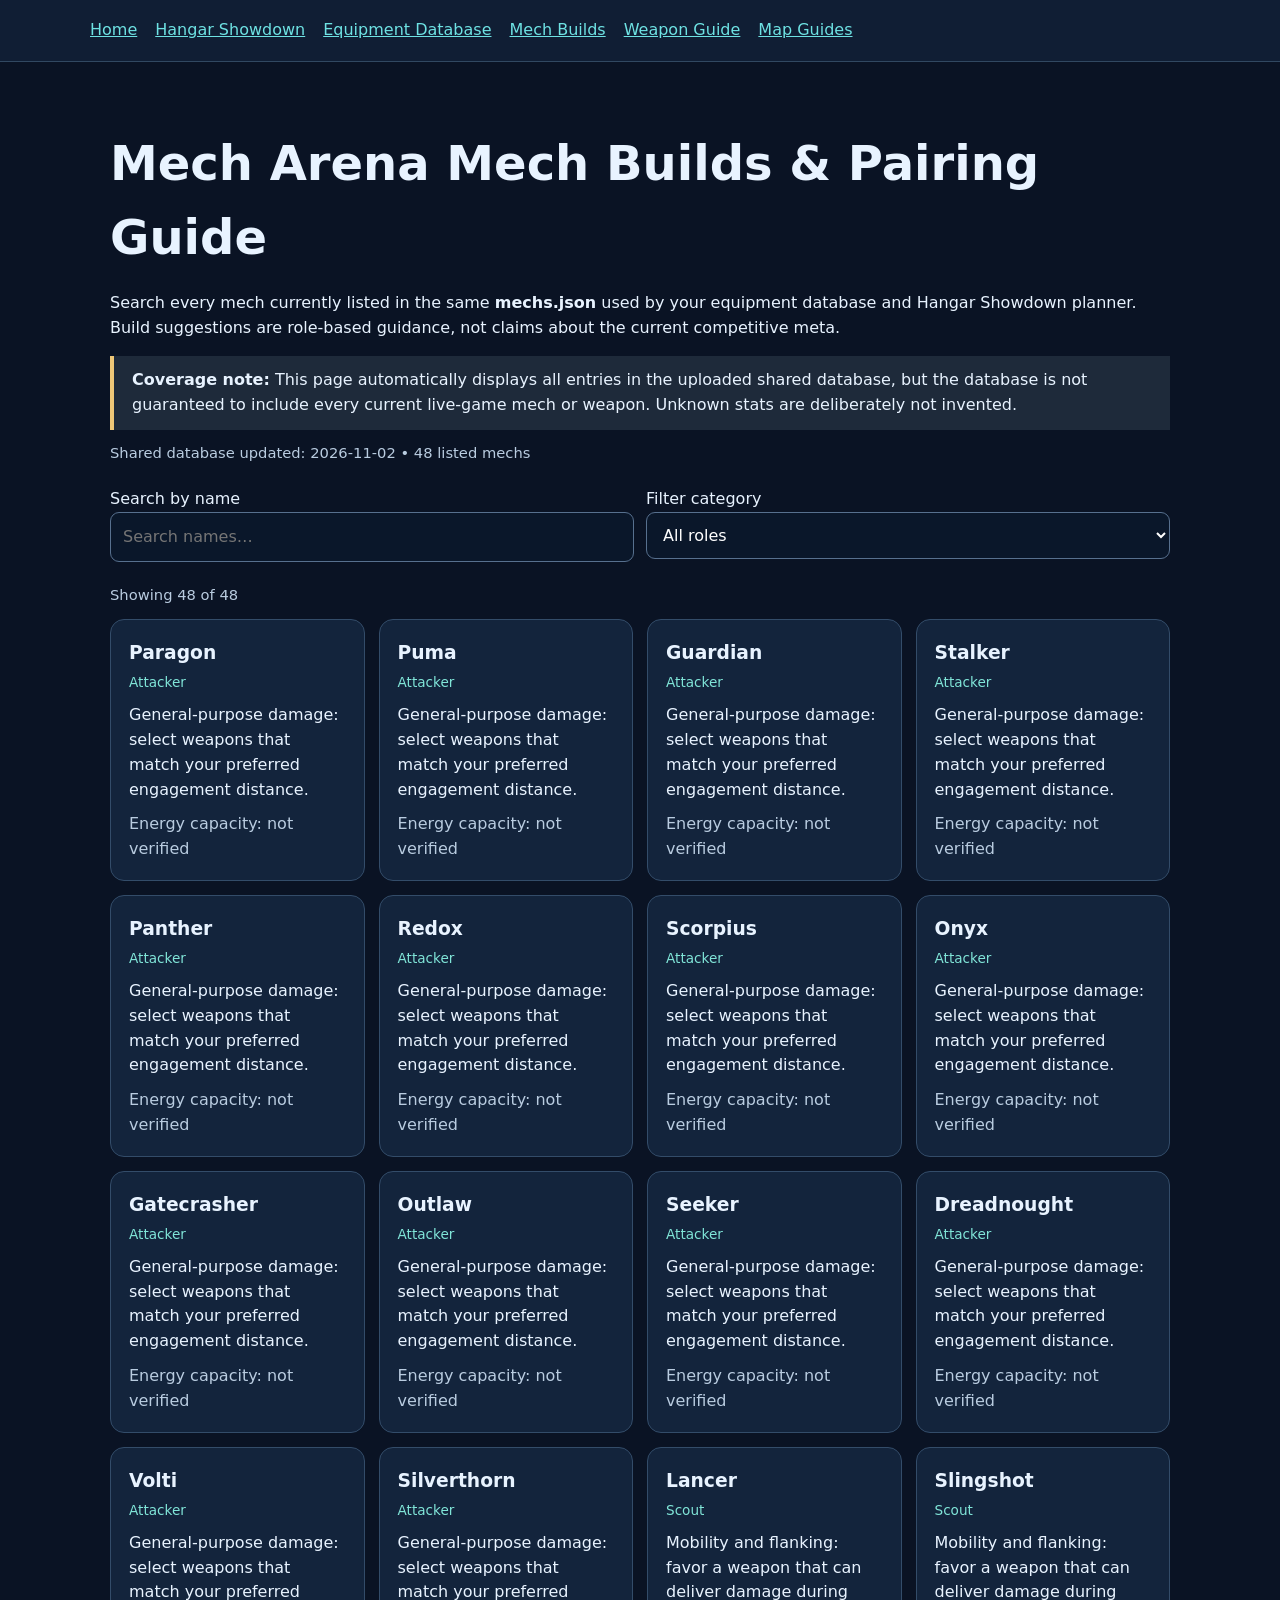
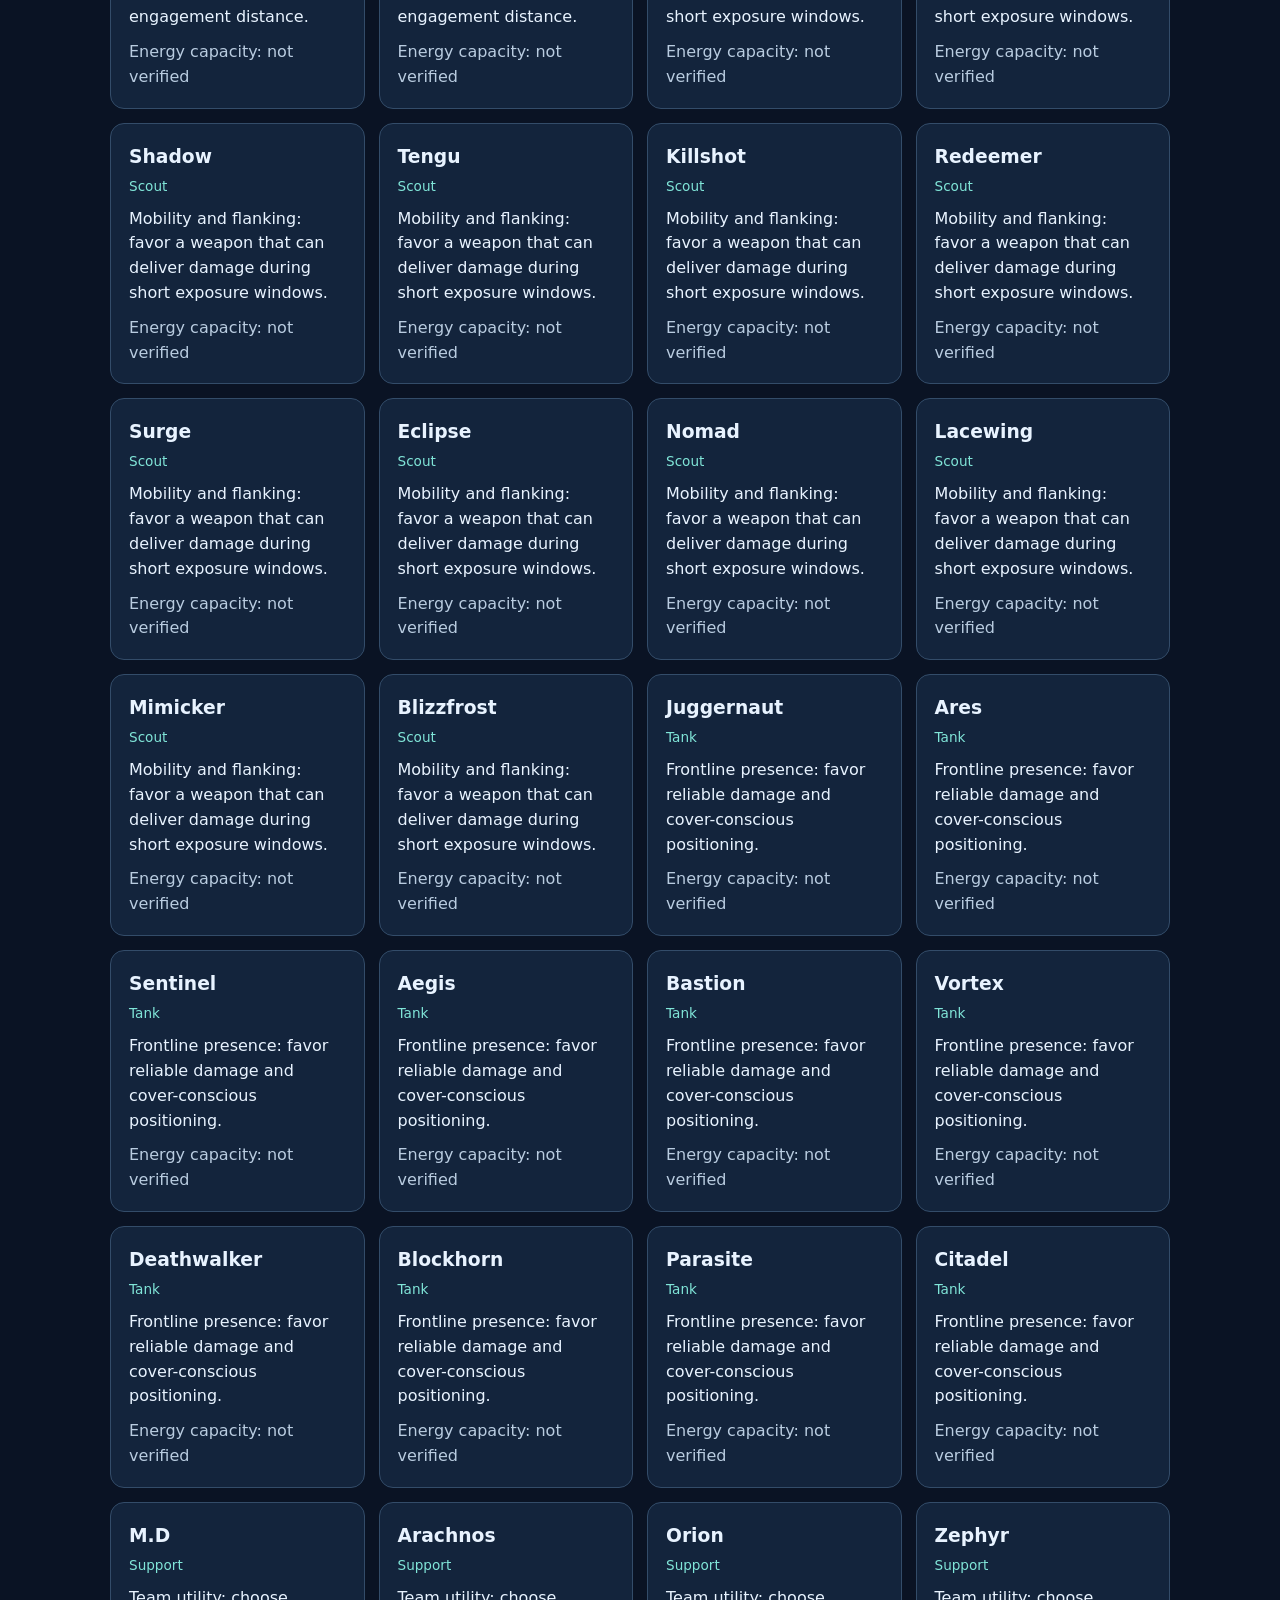
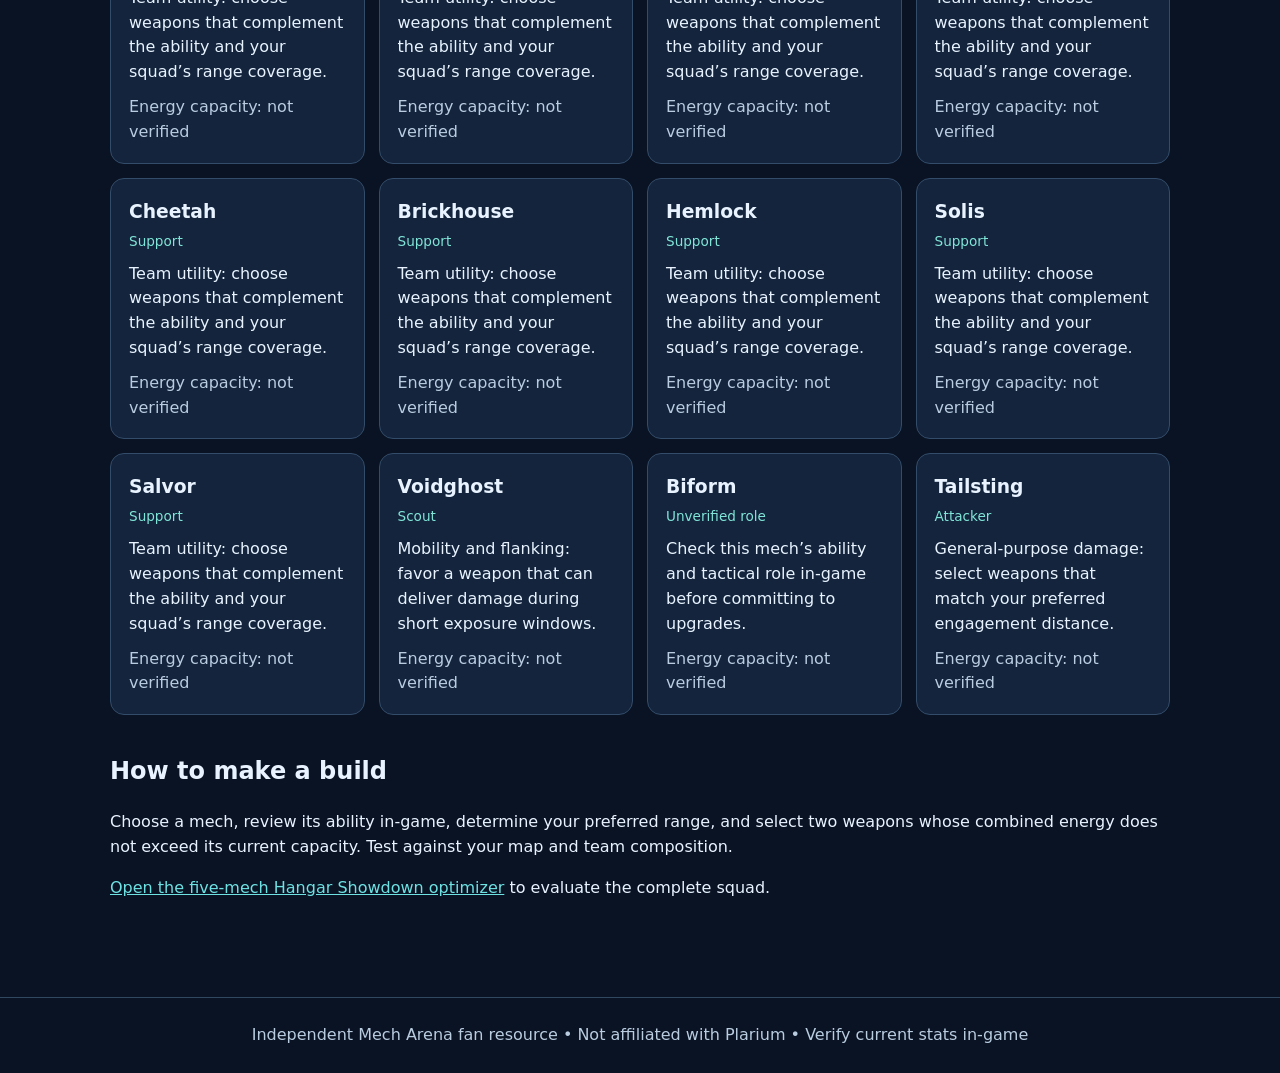
<file: best-mech-builds.html>
<!doctype html><html lang="en"><head><meta charset="utf-8"><meta name="viewport" content="width=device-width,initial-scale=1"><meta name="description" content="Browse the shared Mech Arena mech database and learn build strategies by role, ability and weapon energy."><meta name="robots" content="index,follow"><link rel="canonical" href="https://mech-arena-tactical-hub.pages.dev/best-mech-builds.html"><title>Mech Arena Mech Builds & Pairing Guide | Mech Arena Tactical Hub</title><style>*{box-sizing:border-box}body{margin:0;background:#0a1324;color:#e8f3ff;font:16px/1.55 system-ui,sans-serif}header{background:#101e34;border-bottom:1px solid #314861;padding:18px max(20px,calc((100% - 1100px)/2))}nav{display:flex;gap:18px;flex-wrap:wrap}a{color:#6ee2e3}main{max-width:1100px;margin:auto;padding:32px 20px 80px}h1{font-size:clamp(2rem,4vw,3rem);margin-bottom:8px}h2{margin-top:38px}.muted{color:#b9cce0}.panel,.item{border:1px solid #334c69;border-radius:14px;background:#13243c;padding:18px}.controls{display:flex;gap:12px;flex-wrap:wrap;margin:22px 0}.controls>*{flex:1 1 200px}input,select{background:#0a172a;color:white;border:1px solid #57708e;border-radius:9px;padding:12px;font:inherit;width:100%}.grid{display:grid;grid-template-columns:repeat(auto-fit,minmax(250px,1fr));gap:14px}.item h3{margin:0 0 5px}.tag{font-size:.85rem;color:#80e5d8}.item p{margin:10px 0 0}.notice{border-left:4px solid #eec777;padding:12px 18px;background:#1e2a3a}.stats{font-size:.92rem;color:#b9cce0;margin:12px 0}footer{border-top:1px solid #314861;padding:25px;text-align:center;color:#b9cce0}button{background:#64d9dc;border:0;border-radius:9px;padding:11px 17px;font-weight:700;cursor:pointer}button:focus-visible,a:focus-visible{outline:3px solid #ffd67e}</style><script src="/guide-database.js" defer></script></head><body data-kind="mechs"><header><nav aria-label="Main navigation"><a href="/">Home</a><a href="/hangar-showdown.html">Hangar Showdown</a><a href="/equipment-database.html">Equipment Database</a><a href="/best-mech-builds.html">Mech Builds</a><a href="/weapon-guide.html">Weapon Guide</a><a href="/map-guides.html">Map Guides</a></nav></header><main><h1>Mech Arena Mech Builds & Pairing Guide</h1><p>Search every mech currently listed in the same <strong>mechs.json</strong> used by your equipment database and Hangar Showdown planner. Build suggestions are role-based guidance, not claims about the current competitive meta.</p><div class="notice"><strong>Coverage note:</strong> This page automatically displays all entries in the uploaded shared database, but the database is not guaranteed to include every current live-game mech or weapon. Unknown stats are deliberately not invented.</div><p id="version" class="stats" aria-live="polite">Loading shared database…</p><section aria-label="Search equipment"><div class="controls"><label>Search by name<input id="query" type="search" placeholder="Search names…" autocomplete="off"></label><label>Filter category<select id="category"><option value="">All</option></select></label></div><p id="shown" class="stats" aria-live="polite"></p><div id="results" class="grid"></div></section><section><h2>How to make a build</h2><p>Choose a mech, review its ability in-game, determine your preferred range, and select two weapons whose combined energy does not exceed its current capacity. Test against your map and team composition.</p><p><a href="/hangar-showdown.html">Open the five-mech Hangar Showdown optimizer</a> to evaluate the complete squad.</p></section></main><footer>Independent Mech Arena fan resource • Not affiliated with Plarium • Verify current stats in-game</footer></body></html>
</file>
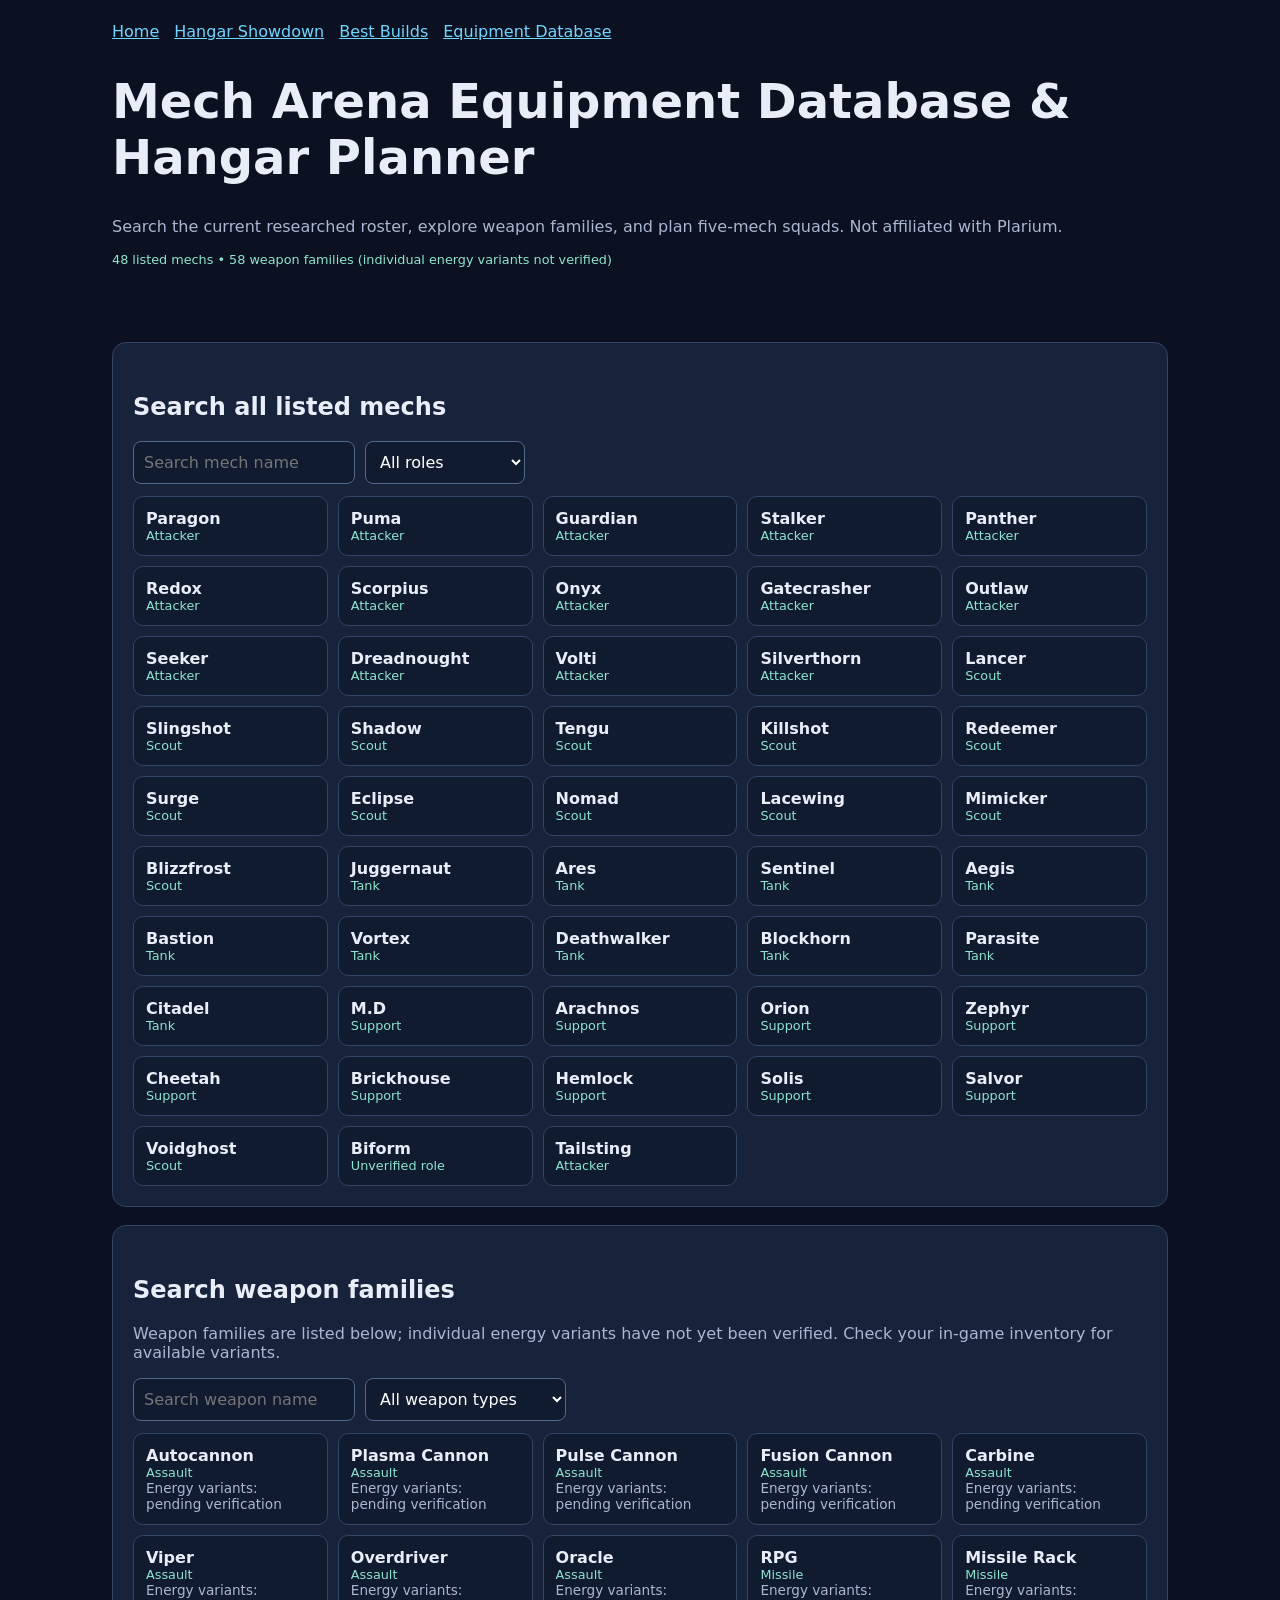
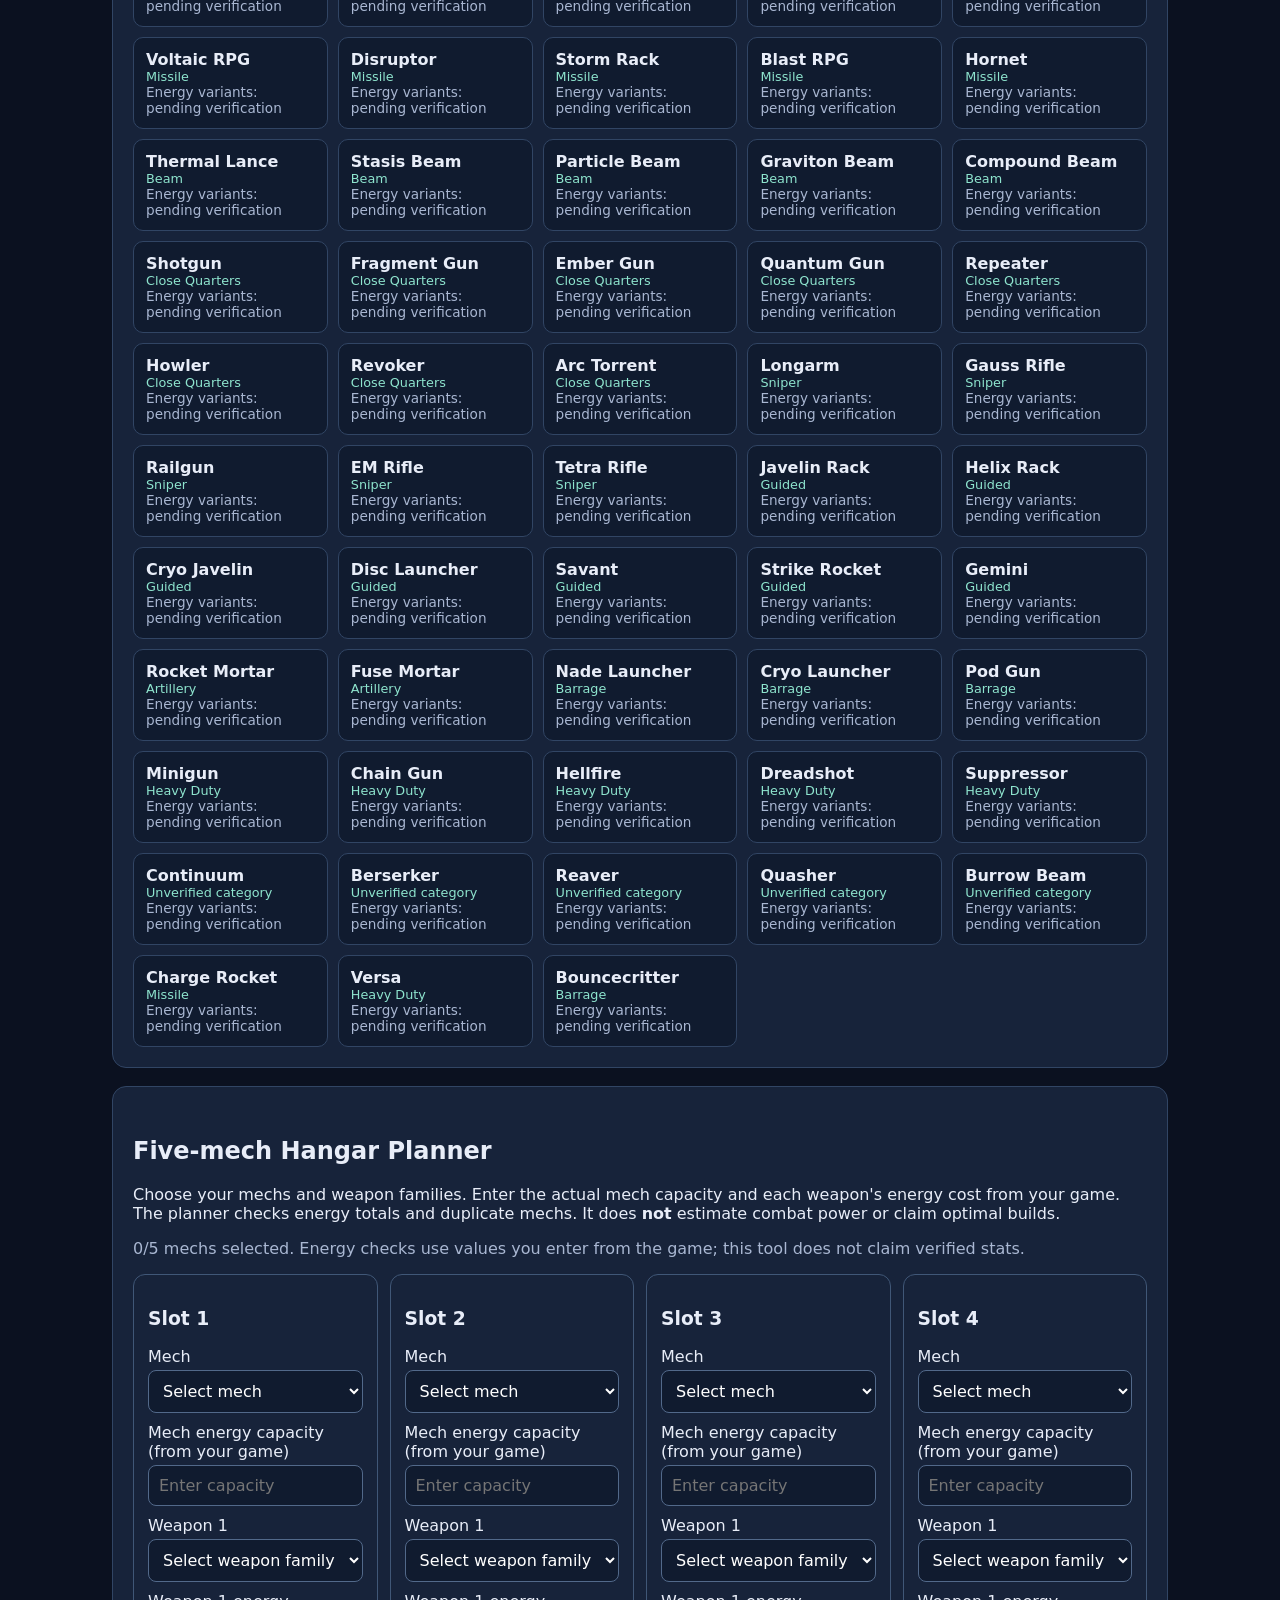
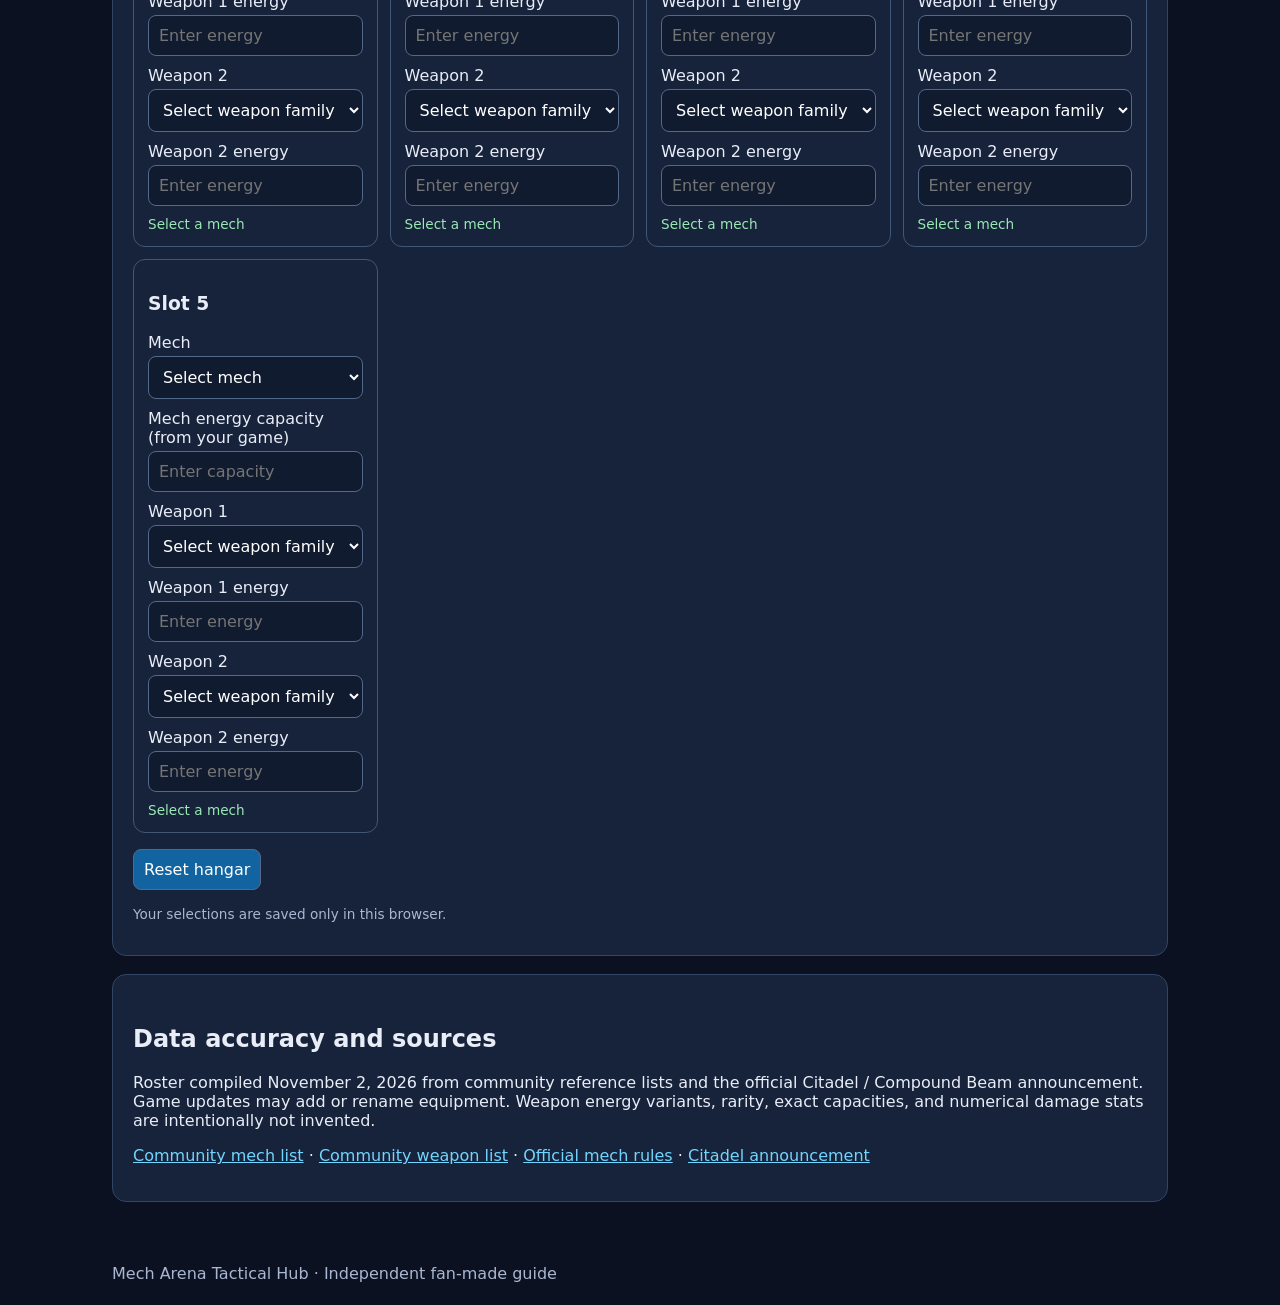
<file: equipment-database.html>
<!doctype html><html lang="en"><head><meta charset="utf-8"><meta name="viewport" content="width=device-width, initial-scale=1"><title>Mech Arena Mechs & Weapons Database | Hangar Builder</title><meta name="description" content="Search Mech Arena mechs and weapon families, filter by role and weapon type, and plan a five-mech hangar with energy checks."><link rel="canonical" href="https://mech-arena-tactical-hub.pages.dev/equipment-database.html"><link rel="stylesheet" href="./style.css"></head><body><header><nav><a href="./">Home</a><a href="./hangar-showdown.html">Hangar Showdown</a><a href="./best-mech-builds.html">Best Builds</a><a href="./equipment-database.html" aria-current="page">Equipment Database</a></nav><h1>Mech Arena Equipment Database & Hangar Planner</h1><p class="muted">Search the current researched roster, explore weapon families, and plan five-mech squads. Not affiliated with Plarium.</p><p id="counts" class="tag">Loading equipment...</p></header><main><section class="panel"><h2>Search all listed mechs</h2><div class="filters"><input id="mechSearch" type="search" placeholder="Search mech name" aria-label="Search mechs"><select id="role" aria-label="Filter by role"></select></div><div id="mechList" class="cards"></div></section><section class="panel"><h2>Search weapon families</h2><p class="muted">Weapon families are listed below; individual energy variants have not yet been verified. Check your in-game inventory for available variants.</p><div class="filters"><input id="weaponSearch" type="search" placeholder="Search weapon name" aria-label="Search weapons"><select id="type" aria-label="Filter by weapon type"></select></div><div id="weaponList" class="cards"></div></section><section class="panel"><h2>Five-mech Hangar Planner</h2><p>Choose your mechs and weapon families. Enter the actual mech capacity and each weapon's energy cost from your game. The planner checks energy totals and duplicate mechs. It does <strong>not</strong> estimate combat power or claim optimal builds.</p><p id="hangarSummary" class="muted"></p><div id="slots" class="slots"></div><p><button id="reset" type="button">Reset hangar</button></p><p class="small muted">Your selections are saved only in this browser.</p></section><section class="panel"><h2>Data accuracy and sources</h2><p>Roster compiled November 2, 2026 from community reference lists and the official Citadel / Compound Beam announcement. Game updates may add or rename equipment. Weapon energy variants, rarity, exact capacities, and numerical damage stats are intentionally not invented.</p><p><a href="https://mecharena.wiki.gg/wiki/Mechs">Community mech list</a> · <a href="https://mecharena.wiki.gg/wiki/Weapons">Community weapon list</a> · <a href="https://mecharena-support.plarium.com/hc/en-us/articles/12538459799196-General-info-about-Mechs">Official mech rules</a> · <a href="https://company.plarium.com/en/articles/mech-arena-launches-new-season-hunting-drive/">Citadel announcement</a></p></section></main><footer class="muted">Mech Arena Tactical Hub · Independent fan-made guide</footer><script src="./app.js" defer></script></body></html>
</file>
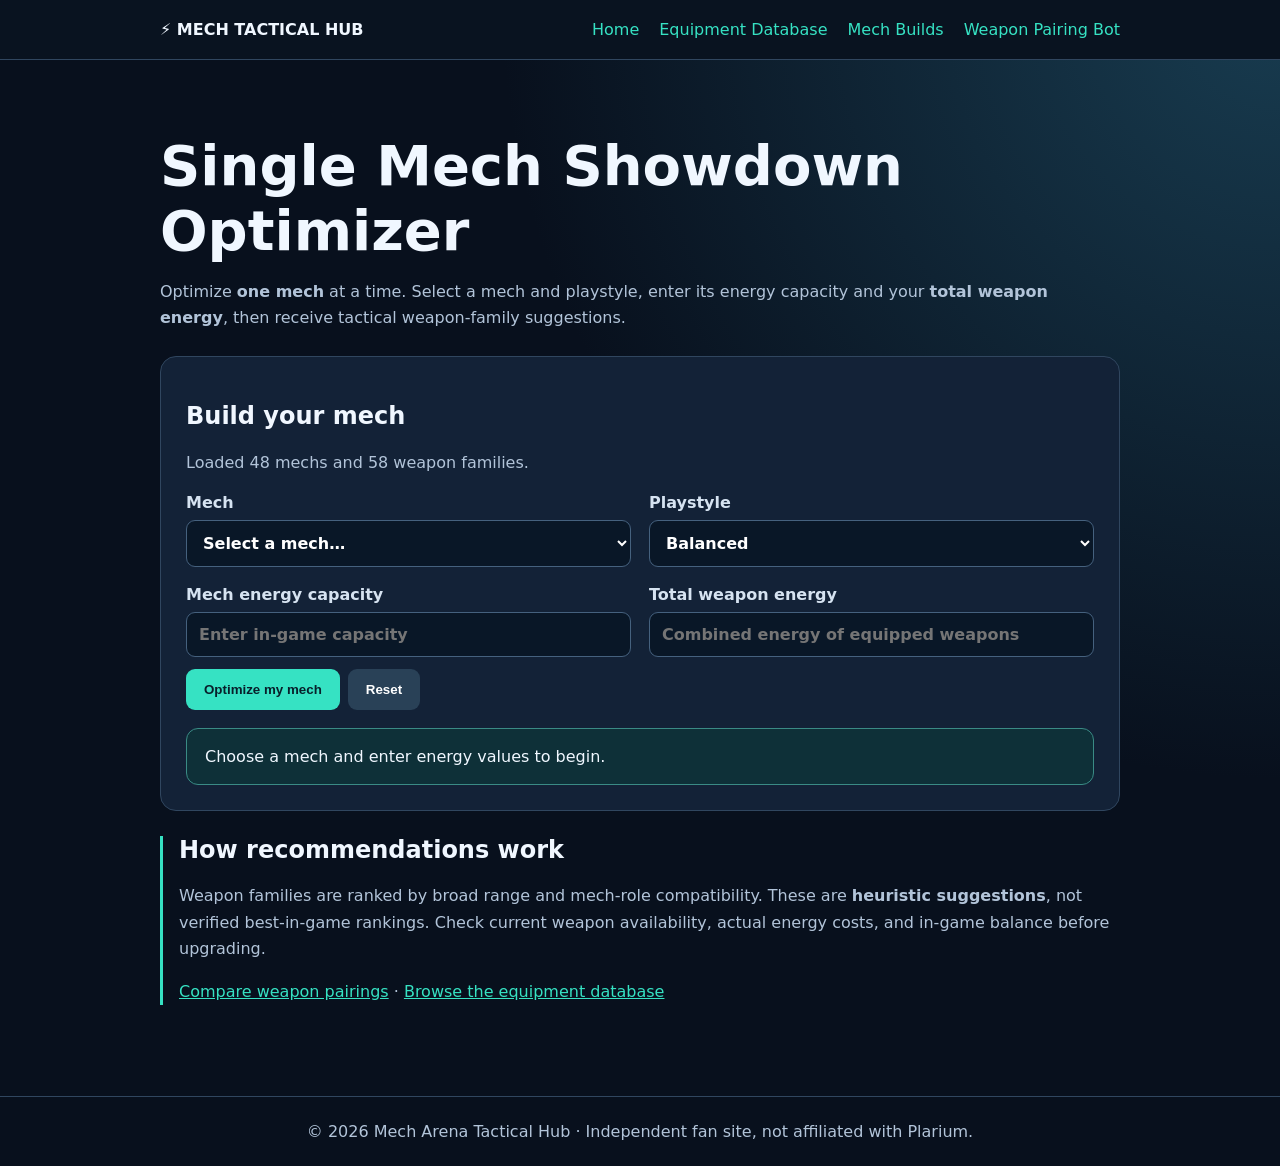
<file: hangar-showdown.html>
<!doctype html><html lang="en"><head><meta charset="utf-8"><meta name="viewport" content="width=device-width,initial-scale=1"><meta name="description" content="Optimize one Mech Arena mech: select a mech, total weapon energy, playstyle, and get tactical weapon family recommendations."><link rel="canonical" href="https://mech-arena-tactical-hub.pages.dev/hangar-showdown.html"><title>Single Mech Optimizer | Mech Arena Tactical Hub</title><style>:root{color-scheme:dark;--bg:#08101d;--panel:#132237;--line:#30465f;--mint:#36e2c3;--muted:#b2c4d9}*{box-sizing:border-box}body{margin:0;background:radial-gradient(circle at top right,#183c50,transparent 45%),var(--bg);color:#f0f7ff;font:16px system-ui,Segoe UI,sans-serif}a{color:var(--mint)}header{border-bottom:1px solid var(--line);background:#091320}nav{max-width:1000px;margin:auto;padding:20px;display:flex;gap:20px;flex-wrap:wrap;align-items:center}nav a{text-decoration:none}nav strong{margin-right:auto}main{max-width:1000px;margin:0 auto;padding:35px 20px 75px}h1{font-size:clamp(2rem,5vw,3.5rem);margin-bottom:10px}p{line-height:1.65;color:var(--muted)}.panel{background:var(--panel);border:1px solid var(--line);border-radius:16px;padding:25px;margin:25px 0}.grid{display:grid;grid-template-columns:repeat(2,minmax(0,1fr));gap:18px}label{display:block;color:#d6e3f1;font-weight:600}select,input{display:block;margin-top:8px;width:100%;padding:12px;background:#091727;color:#fff;border:1px solid #45617e;border-radius:9px;font:inherit}button{background:var(--mint);color:#08202b;border:0;border-radius:9px;padding:13px 18px;font-weight:800;cursor:pointer;margin:12px 8px 0 0}.secondary{background:#294157;color:white}.result{border:1px solid #3a8b85;border-radius:12px;background:#0e3038;padding:18px;margin-top:18px}.warning{color:#ffcd86}.good{color:#66f0c7}.muted,small{color:var(--muted)}.bar{height:12px;border-radius:12px;background:#2c3d51;overflow:hidden;margin:12px 0}.fill{height:100%;background:var(--mint);width:0;transition:width .2s}.tip{border-left:3px solid var(--mint);padding-left:16px;margin-top:24px}footer{text-align:center;color:var(--muted);padding:25px;border-top:1px solid var(--line)}@media(max-width:650px){.grid{grid-template-columns:1fr}}</style></head><body><header><nav><strong>⚡ MECH TACTICAL HUB</strong><a href="index.html">Home</a><a href="equipment-database.html">Equipment Database</a><a href="best-mech-builds.html">Mech Builds</a><a href="weapon-pairing-guide.html">Weapon Pairing Bot</a></nav></header><main><h1>Single Mech Showdown Optimizer</h1><p>Optimize <strong>one mech</strong> at a time. Select a mech and playstyle, enter its energy capacity and your <strong>total weapon energy</strong>, then receive tactical weapon-family suggestions.</p><section class="panel" aria-label="Single mech optimizer"><h2>Build your mech</h2><p id="loadStatus" role="status">Loading equipment database…</p><div class="grid"><label>Mech<select id="mech"><option value="">Loading…</option></select></label><label>Playstyle<select id="playstyle"><option value="balanced">Balanced</option><option value="aggressive">Aggressive / close range</option><option value="control">Control / long range</option><option value="support">Support</option></select></label><label>Mech energy capacity<input id="capacity" type="number" min="0" step="1" placeholder="Enter in-game capacity"></label><label>Total weapon energy<input id="totalEnergy" type="number" min="0" step="1" placeholder="Combined energy of equipped weapons"></label></div><button id="recommend" type="button">Optimize my mech</button><button id="reset" type="button" class="secondary">Reset</button><div id="result" class="result" aria-live="polite">Choose a mech and enter energy values to begin.</div></section><div class="tip"><h2>How recommendations work</h2><p>Weapon families are ranked by broad range and mech-role compatibility. These are <strong>heuristic suggestions</strong>, not verified best-in-game rankings. Check current weapon availability, actual energy costs, and in-game balance before upgrading.</p><p><a href="weapon-pairing-guide.html">Compare weapon pairings</a> · <a href="equipment-database.html">Browse the equipment database</a></p></div></main><footer>© 2026 Mech Arena Tactical Hub · Independent fan site, not affiliated with Plarium.</footer><script src="hangar-optimizer.js" defer></script></body></html>
</file>
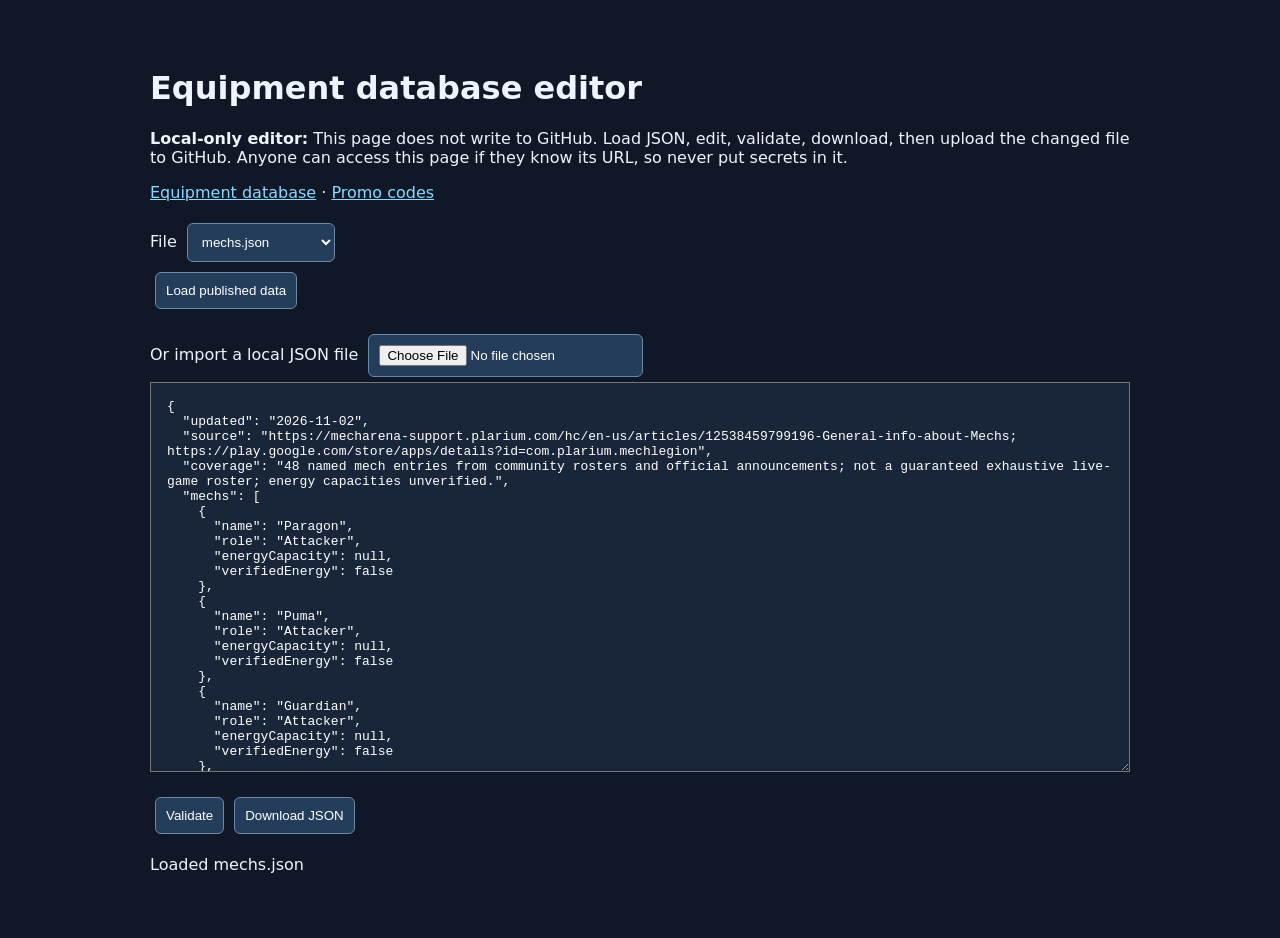
<file: maintenance.html>
<!doctype html><html lang="en"><meta charset="utf-8"><meta name="viewport" content="width=device-width,initial-scale=1"><meta name="robots" content="noindex"><title>Equipment Data Editor | Mech Arena Tactical Hub</title><style>body{font:16px system-ui;background:#101827;color:#eef5ff;max-width:980px;margin:32px auto;padding:16px}a{color:#8ad9ff}textarea{box-sizing:border-box;width:100%;min-height:390px;background:#19263a;color:white;padding:16px;font:13px monospace}button,select,input{padding:10px;margin:5px;background:#243d5b;color:white;border:1px solid #6a8aab;border-radius:6px}#message{white-space:pre-wrap}label{display:block;margin-top:15px}</style><h1>Equipment database editor</h1><p><strong>Local-only editor:</strong> This page does not write to GitHub. Load JSON, edit, validate, download, then upload the changed file to GitHub. Anyone can access this page if they know its URL, so never put secrets in it.</p><p><a href="/equipment-database.html">Equipment database</a> · <a href="/promo-codes.html">Promo codes</a></p><label>File <select id="kind"><option>mechs.json</option><option>weapons.json</option><option>promo-codes.json</option></select></label><button id="load">Load published data</button><label>Or import a local JSON file <input type="file" id="file" accept=".json,application/json"></label><textarea id="editor" spellcheck="false" aria-label="JSON editor"></textarea><p><button id="validate">Validate</button><button id="download">Download JSON</button></p><p id="message" role="status"></p><script>
const $=id=>document.getElementById(id);let name=()=> $('kind').value;
$('load').onclick=async()=>{try{const r=await fetch('/'+name(),{cache:'no-store'});if(!r.ok)throw Error('HTTP '+r.status);$('editor').value=JSON.stringify(await r.json(),null,2);$('message').textContent='Loaded '+name()}catch(e){$('message').textContent=e.message}};
$('file').onchange=async e=>{const f=e.target.files[0];if(!f)return;const expected=name();if(f.name!==expected){$('message').textContent='Warning: imported '+f.name+' but selected '+expected} $('editor').value=await f.text()};
function check(){const d=JSON.parse($('editor').value);if(!d||typeof d!=='object'||Array.isArray(d))throw Error('Root must be an object');const n=name();const key=n==='mechs.json'?'mechs':n==='weapons.json'?'weapons':'codes';if(!Array.isArray(d[key]))throw Error('Expected array: '+key);const seen=new Set();for(const x of d[key]){if(!x||typeof x!=='object')throw Error('Invalid item');const id=key==='codes'?x.code:x.name;if(typeof id!=='string'||!id.trim())throw Error('Missing '+(key==='codes'?'code':'name'));if(seen.has(id.toUpperCase()))throw Error('Duplicate: '+id);seen.add(id.toUpperCase());if(key==='codes'&&!/^[A-Z0-9]{4,32}$/.test(id))throw Error('Invalid promo code: '+id)}return d}
$('validate').onclick=()=>{try{const d=check();$('message').textContent='Valid JSON: '+(d.mechs||d.weapons||d.codes).length+' entries'}catch(e){$('message').textContent='Error: '+e.message}};
$('download').onclick=()=>{try{const d=check(),blob=new Blob([JSON.stringify(d,null,2)+'\n'],{type:'application/json'}),url=URL.createObjectURL(blob),a=document.createElement('a');a.href=url;a.download=name();a.click();setTimeout(()=>URL.revokeObjectURL(url),1000);$('message').textContent='Downloaded '+name()+'. Upload it to GitHub to publish changes.'}catch(e){$('message').textContent='Error: '+e.message}};
$('load').click();
</script></html>
</file>
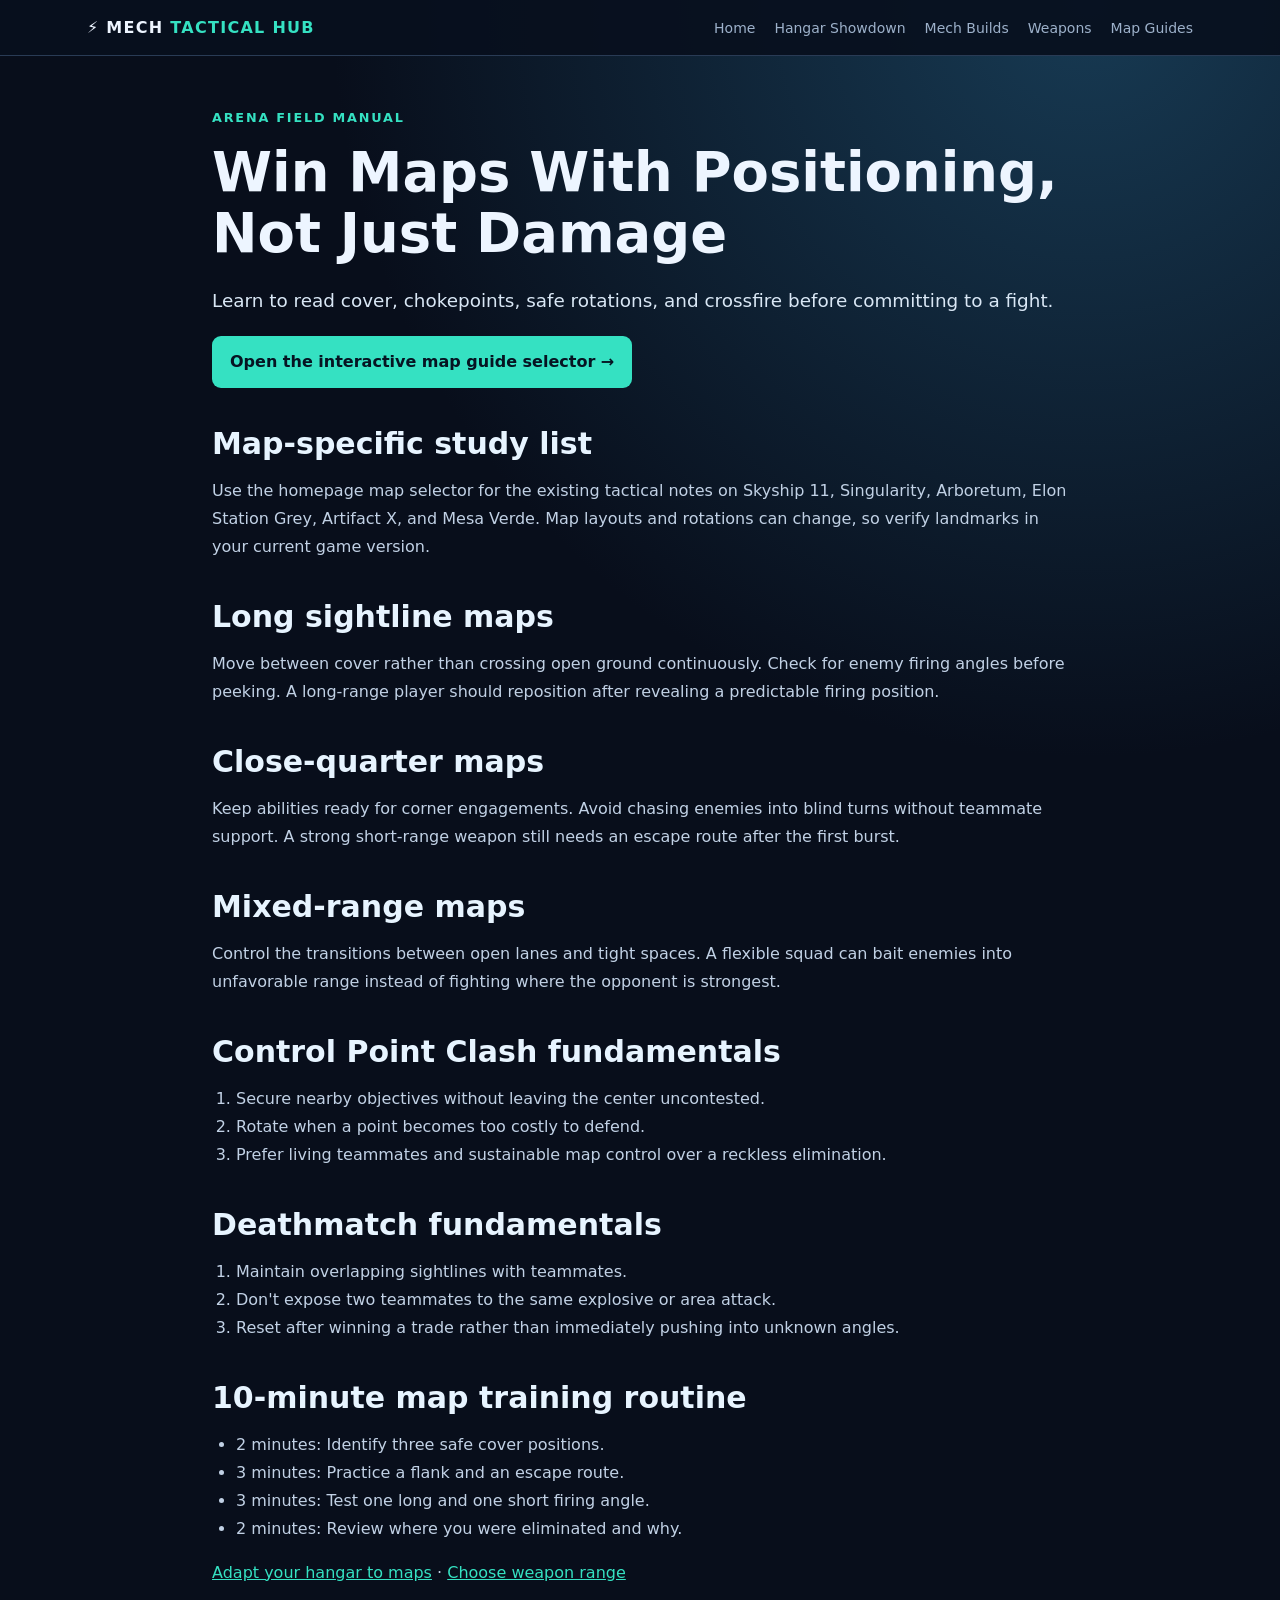
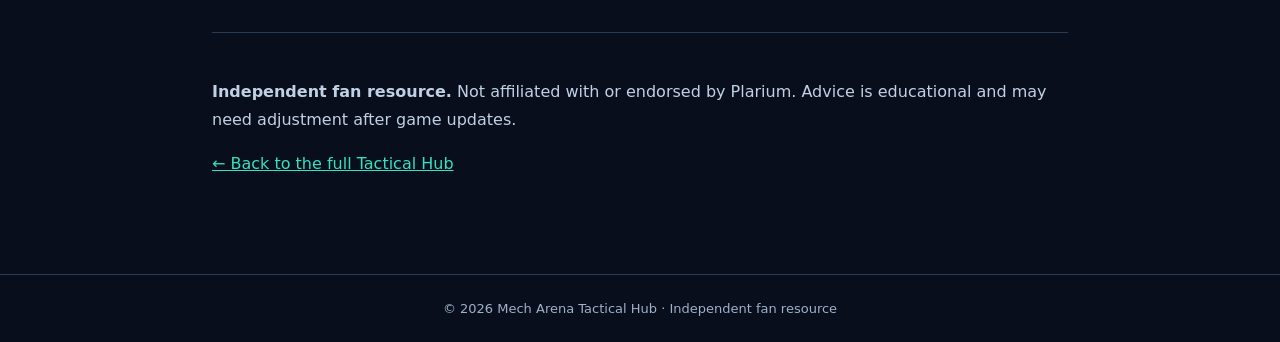
<file: map-guides.html>
<!doctype html><html lang="en"><head><meta charset="UTF-8"><meta name="viewport" content="width=device-width,initial-scale=1"><meta name="description" content="Learn Mech Arena map positioning, sightline control, flank timing, and tactics for close-range and long-range arenas."><meta name="robots" content="index,follow"><link rel="canonical" href="https://mech-arena-tactical-hub.pages.dev/map-guides.html"><title>Mech Arena Map Guides &amp; Positioning Tactics | Mech Arena Tactical Hub</title><style>:root{color-scheme:dark;--bg:#080e1b;--panel:#121d30;--line:#293b55;--accent:#35e1c2;--text:#edf5ff;--muted:#9db1ca}*{box-sizing:border-box}body{margin:0;background:radial-gradient(circle at 85% 0%,#173a53 0,transparent 34%),var(--bg);color:var(--text);font:16px system-ui,Segoe UI,sans-serif}header{position:sticky;top:0;z-index:2;background:#08101eea;border-bottom:1px solid var(--line)}nav{max-width:1150px;margin:auto;display:flex;align-items:center;justify-content:space-between;padding:18px 22px;gap:16px;flex-wrap:wrap}a{color:inherit;text-decoration:none}.logo{font-weight:900;letter-spacing:.08em}.logo span,.accent{color:var(--accent)}.links{display:flex;gap:19px;flex-wrap:wrap;font-size:14px;color:var(--muted)}.links a:hover{color:var(--accent)}main{max-width:1150px;margin:auto;padding:24px 22px 80px}.hero{padding:72px 0 52px;max-width:820px}.eyebrow{color:var(--accent);font-size:13px;font-weight:800;letter-spacing:.18em}h1{font-size:clamp(38px,6vw,72px);line-height:1.05;margin:15px 0}h2{font-size:30px;margin:0 0 12px}h3{margin:0 0 12px}p{line-height:1.65;color:var(--muted)}.hero p{font-size:19px;max-width:640px}.btn{display:inline-block;border:0;background:var(--accent);color:#06131c;font-weight:800;padding:13px 19px;border-radius:9px;cursor:pointer}.btn.secondary{background:#21354b;color:var(--text);margin-left:8px}.section{margin-top:54px;scroll-margin-top:90px}.grid{display:grid;grid-template-columns:repeat(3,minmax(0,1fr));gap:16px}.card{background:linear-gradient(145deg,#16253a,#101a2b);border:1px solid var(--line);border-radius:15px;padding:24px}.card .tag{font-size:12px;color:var(--accent);font-weight:800;letter-spacing:.08em}.card p{font-size:14px}.planner{display:grid;grid-template-columns:1fr 1fr;gap:24px}.field{margin-bottom:18px}label{display:block;color:var(--muted);font-size:14px;margin-bottom:8px}select,input{width:100%;padding:13px;background:#091425;color:white;border:1px solid #38516d;border-radius:8px;font:inherit}.result{border:1px solid #2b8b83;background:#102d37;border-radius:13px;padding:24px}.result strong{color:var(--accent)}.note{font-size:13px;color:#adc0d3}.guide{border-left:3px solid var(--accent);padding-left:18px;margin:20px 0}footer{border-top:1px solid var(--line);padding:26px 22px;text-align:center;color:var(--muted);font-size:13px}@media(max-width:750px){.grid,.planner{grid-template-columns:1fr}.hero{padding-top:45px}.btn.secondary{margin:10px 0 0}.links{gap:12px}}
.article{max-width:900px;margin:0 auto;padding:38px 22px 80px}.article h1{font-size:clamp(2rem,5vw,3.4rem);line-height:1.13;margin:12px 0 20px}.article h2{margin:38px 0 12px;color:#e7f4ff}.article p,.article li{line-height:1.75;color:#c1d1e5}.article ul,.article ol{padding-left:24px}.article .lead{font-size:1.15rem;color:#d9e7f5}.article .note{background:#14243a;border-left:4px solid #35e1c2;padding:15px 20px;border-radius:8px}.article table{border-collapse:collapse;width:100%;margin:18px 0;display:block;overflow-x:auto}.article th,.article td{border:1px solid #334762;padding:12px;text-align:left;min-width:135px}.article th{background:#172a42}.article a{color:#35e1c2;text-decoration:underline}.article .cta{display:inline-block;padding:12px 18px;background:#35e1c2;color:#061422;border-radius:9px;font-weight:800;text-decoration:none}.article .eyebrow{color:#35e1c2;font-size:.8rem;letter-spacing:.14em;font-weight:800}</style></head><body><header><nav><a class="logo" href="index.html">⚡ MECH <span>TACTICAL HUB</span></a><div class="links"><a href="index.html">Home</a><a href="hangar-showdown.html">Hangar Showdown</a><a href="best-mech-builds.html">Mech Builds</a><a href="weapon-guide.html">Weapons</a><a href="map-guides.html">Map Guides</a></div></nav></header><main class="article"><p class="eyebrow">ARENA FIELD MANUAL</p><h1>Win Maps With Positioning, Not Just Damage</h1><p class="lead">Learn to read cover, chokepoints, safe rotations, and crossfire before committing to a fight.</p><p><a class="cta" href="index.html#maps">Open the interactive map guide selector →</a></p><h2>Map-specific study list</h2><p>Use the homepage map selector for the existing tactical notes on Skyship 11, Singularity, Arboretum, Elon Station Grey, Artifact X, and Mesa Verde. Map layouts and rotations can change, so verify landmarks in your current game version.</p><h2>Long sightline maps</h2><p>Move between cover rather than crossing open ground continuously. Check for enemy firing angles before peeking. A long-range player should reposition after revealing a predictable firing position.</p><h2>Close-quarter maps</h2><p>Keep abilities ready for corner engagements. Avoid chasing enemies into blind turns without teammate support. A strong short-range weapon still needs an escape route after the first burst.</p><h2>Mixed-range maps</h2><p>Control the transitions between open lanes and tight spaces. A flexible squad can bait enemies into unfavorable range instead of fighting where the opponent is strongest.</p><h2>Control Point Clash fundamentals</h2><ol><li>Secure nearby objectives without leaving the center uncontested.</li><li>Rotate when a point becomes too costly to defend.</li><li>Prefer living teammates and sustainable map control over a reckless elimination.</li></ol><h2>Deathmatch fundamentals</h2><ol><li>Maintain overlapping sightlines with teammates.</li><li>Don't expose two teammates to the same explosive or area attack.</li><li>Reset after winning a trade rather than immediately pushing into unknown angles.</li></ol><h2>10-minute map training routine</h2><ul><li>2 minutes: Identify three safe cover positions.</li><li>3 minutes: Practice a flank and an escape route.</li><li>3 minutes: Test one long and one short firing angle.</li><li>2 minutes: Review where you were eliminated and why.</li></ul><p><a href="hangar-showdown.html">Adapt your hangar to maps</a> · <a href="weapon-guide.html">Choose weapon range</a></p><hr style="border:0;border-top:1px solid #293b55;margin:45px 0"><p><strong>Independent fan resource.</strong> Not affiliated with or endorsed by Plarium. Advice is educational and may need adjustment after game updates.</p><p><a href="index.html">← Back to the full Tactical Hub</a></p></main><footer>© 2026 Mech Arena Tactical Hub · Independent fan resource</footer></body></html>
</file>
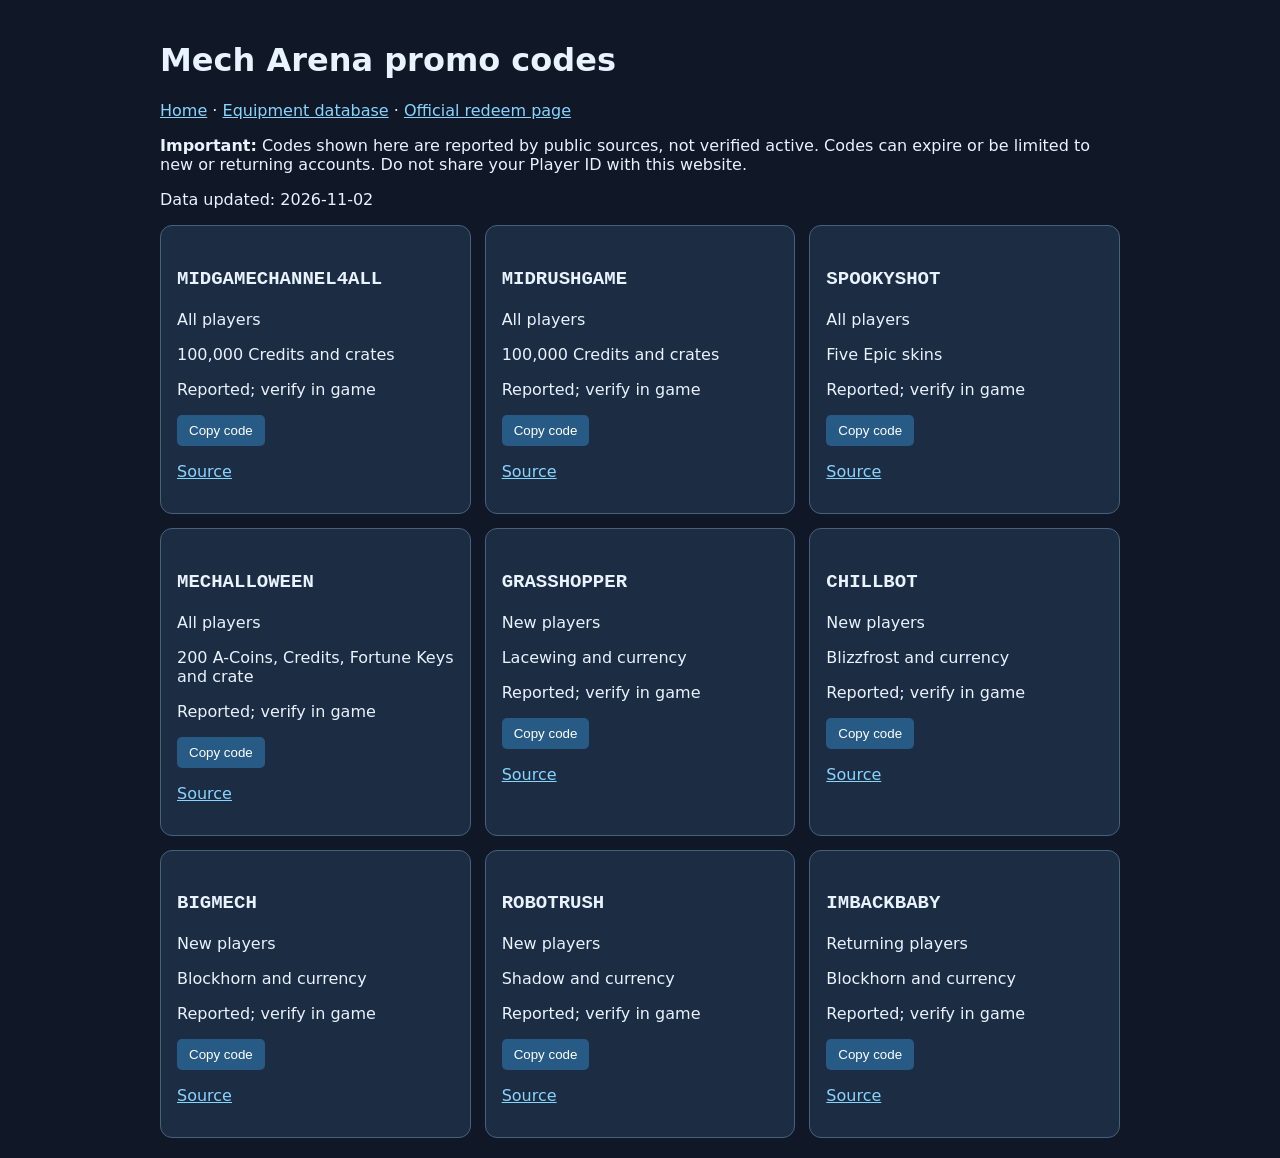
<file: promo-codes.html>
<!doctype html><html lang="en"><meta charset="utf-8"><meta name="viewport" content="width=device-width,initial-scale=1"><meta name="description" content="Mech Arena promo codes with source links, account eligibility and redemption instructions. Codes are not guaranteed active."><title>Mech Arena Promo Codes | Tactical Hub</title><style>body{font:16px system-ui;background:#101827;color:#e9f2ff;max-width:960px;margin:auto;padding:20px}a{color:#87d5ff}.grid{display:grid;grid-template-columns:repeat(auto-fit,minmax(250px,1fr));gap:14px}.card{background:#1c2c43;border:1px solid #45617c;padding:16px;border-radius:12px}button{padding:8px 12px;background:#275b85;color:white;border:0;border-radius:5px;cursor:pointer}small{color:#c4d0dc}code{font-size:19px}</style><h1>Mech Arena promo codes</h1><p><a href="/">Home</a> · <a href="/equipment-database.html">Equipment database</a> · <a href="https://portal.plarium.com/en/redeem/mech-arena/">Official redeem page</a></p><p><strong>Important:</strong> Codes shown here are reported by public sources, not verified active. Codes can expire or be limited to new or returning accounts. Do not share your Player ID with this website.</p><p id="updated">Loading…</p><div class="grid" id="codes"></div><script>fetch('/promo-codes.json',{cache:'no-store'}).then(r=>{if(!r.ok)throw Error('HTTP '+r.status);return r.json()}).then(d=>{document.getElementById('updated').textContent='Data updated: '+(d.updated||'unknown');const box=document.getElementById('codes');for(const x of d.codes||[]){const card=document.createElement('article');card.className='card';const h=document.createElement('h2');const code=document.createElement('code');code.textContent=x.code;h.append(code);card.append(h);for(const value of [x.audience,x.reward,x.status]){const p=document.createElement('p');p.textContent=value||'Details not available';card.append(p)}const b=document.createElement('button');b.textContent='Copy code';b.onclick=()=>navigator.clipboard.writeText(x.code);card.append(b);if(x.source&&/^https:\/\//.test(x.source)){const p=document.createElement('p'),a=document.createElement('a');a.href=x.source;a.textContent='Source';a.target='_blank';a.rel='noopener noreferrer';p.append(a);card.append(p)}box.append(card)}}).catch(e=>document.getElementById('updated').textContent='Could not load promo codes: '+e.message)</script></html>
</file>
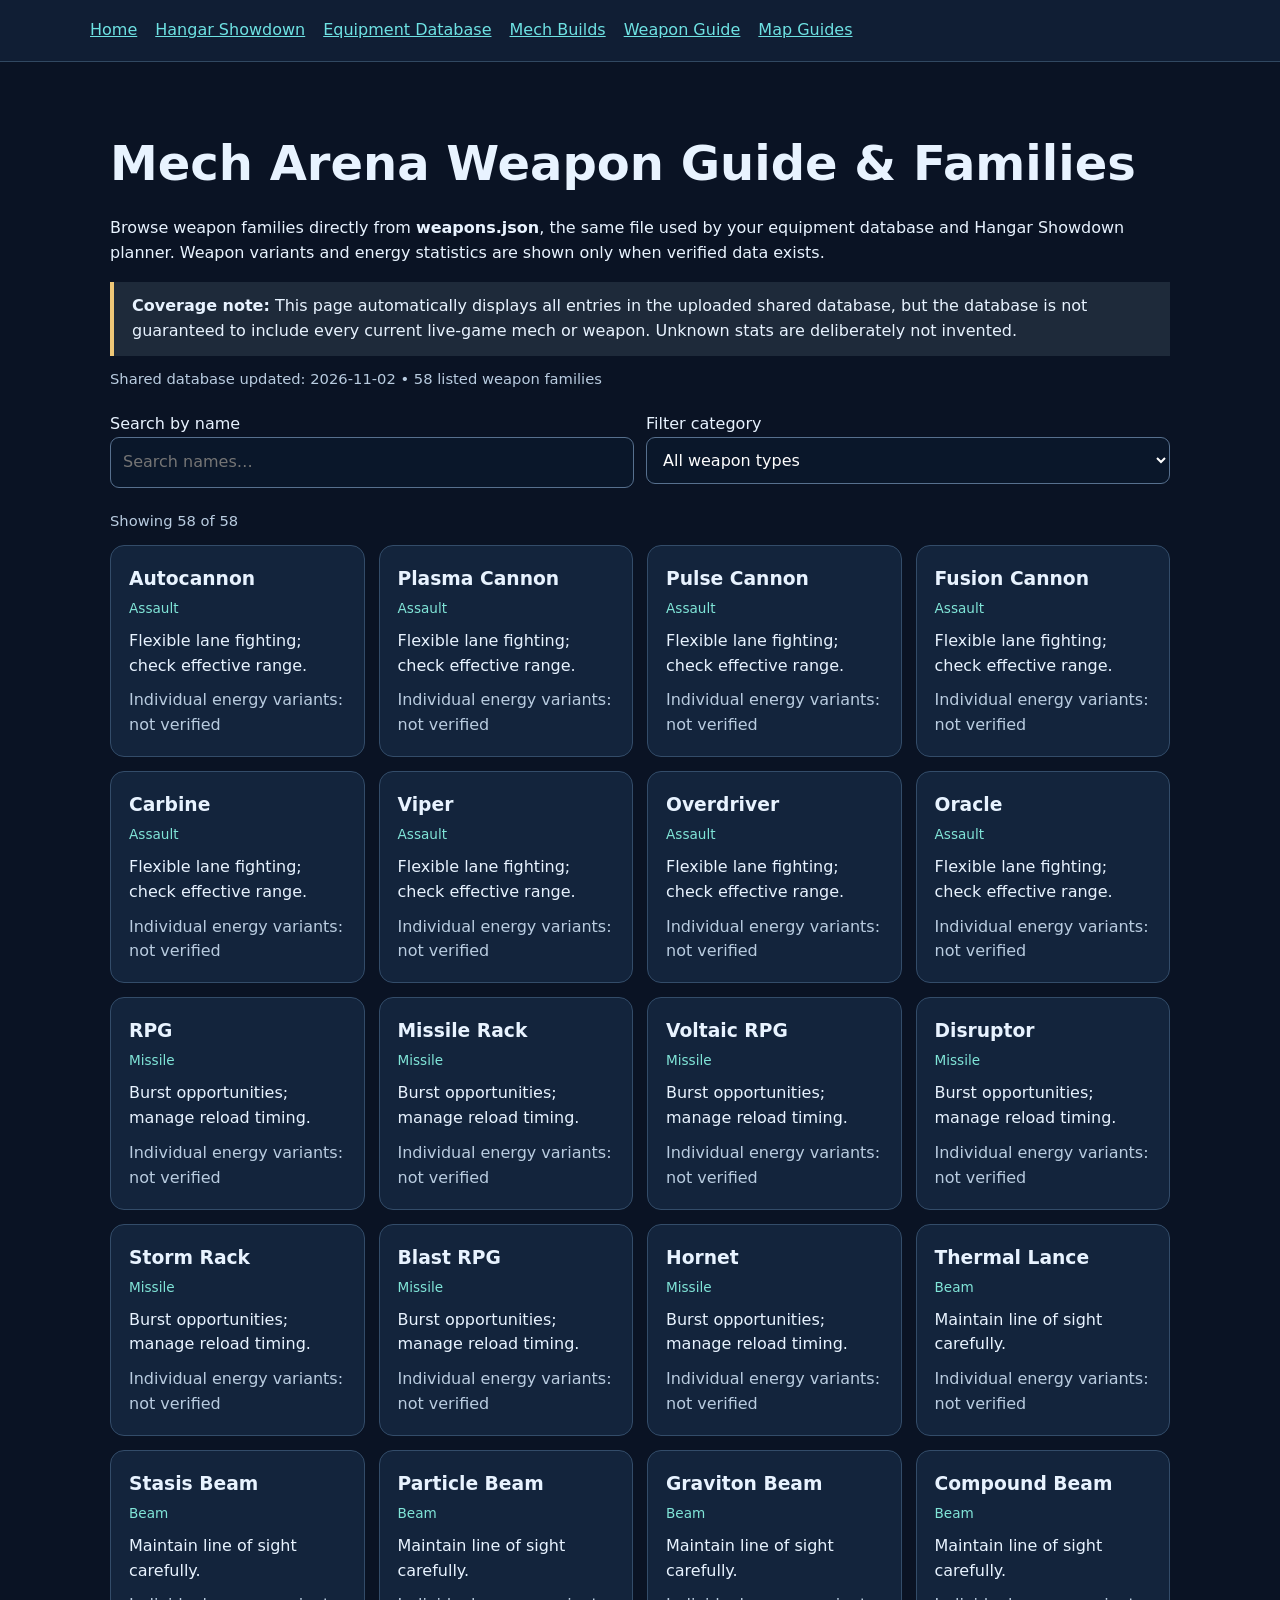
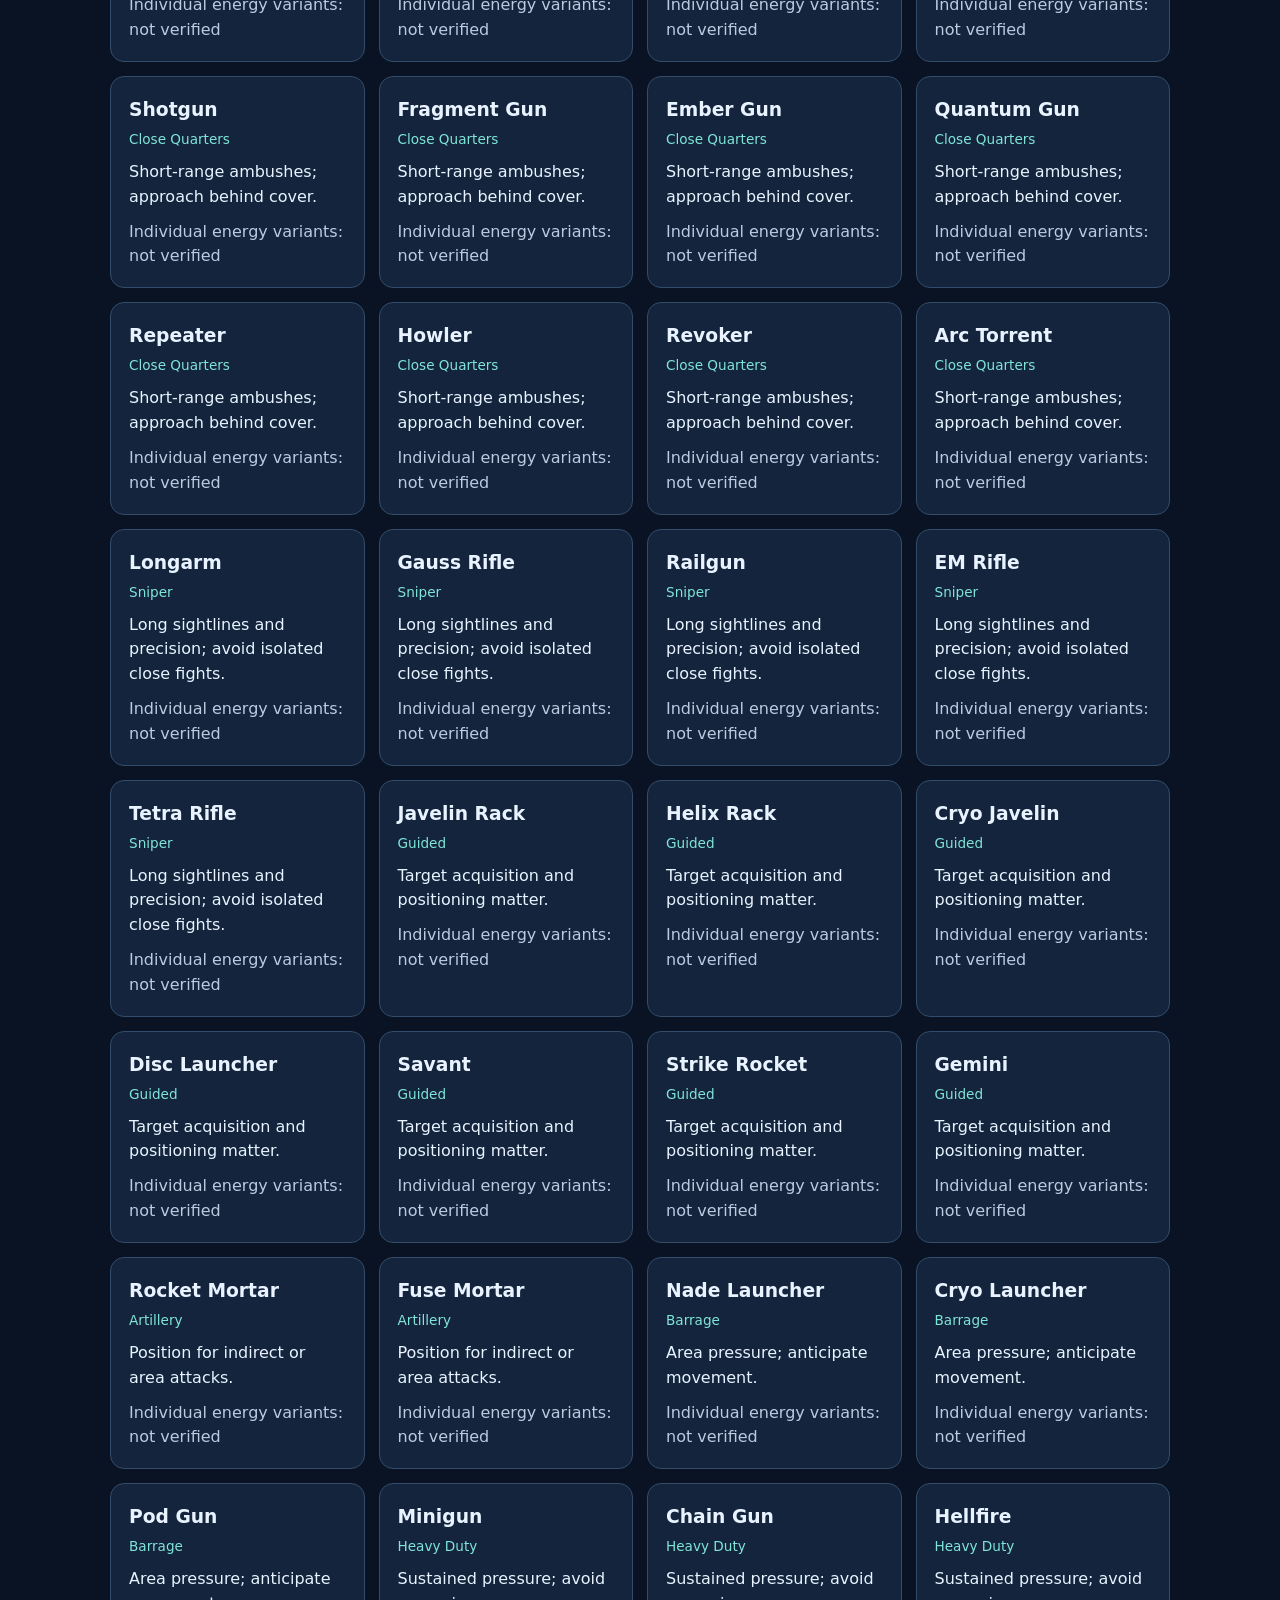
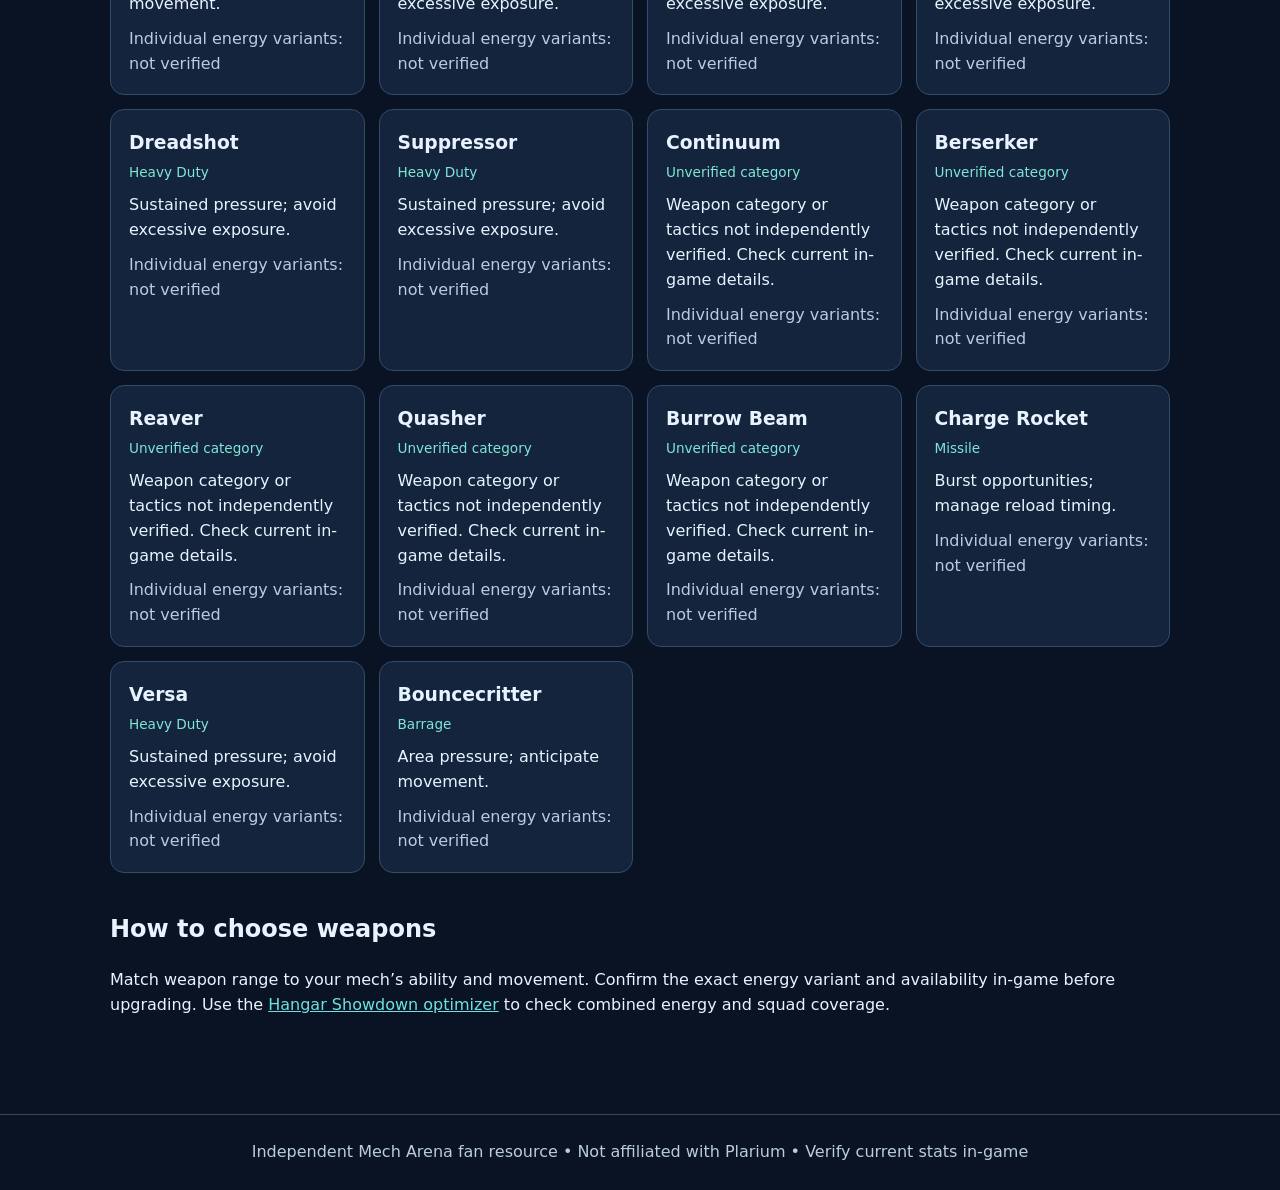
<file: weapon-guide.html>
<!doctype html><html lang="en"><head><meta charset="utf-8"><meta name="viewport" content="width=device-width,initial-scale=1"><meta name="description" content="Browse the shared Mech Arena weapon database, weapon families, and pairing tips."><meta name="robots" content="index,follow"><link rel="canonical" href="https://mech-arena-tactical-hub.pages.dev/weapon-guide.html"><title>Mech Arena Weapon Guide & Families | Mech Arena Tactical Hub</title><style>*{box-sizing:border-box}body{margin:0;background:#0a1324;color:#e8f3ff;font:16px/1.55 system-ui,sans-serif}header{background:#101e34;border-bottom:1px solid #314861;padding:18px max(20px,calc((100% - 1100px)/2))}nav{display:flex;gap:18px;flex-wrap:wrap}a{color:#6ee2e3}main{max-width:1100px;margin:auto;padding:32px 20px 80px}h1{font-size:clamp(2rem,4vw,3rem);margin-bottom:8px}h2{margin-top:38px}.muted{color:#b9cce0}.panel,.item{border:1px solid #334c69;border-radius:14px;background:#13243c;padding:18px}.controls{display:flex;gap:12px;flex-wrap:wrap;margin:22px 0}.controls>*{flex:1 1 200px}input,select{background:#0a172a;color:white;border:1px solid #57708e;border-radius:9px;padding:12px;font:inherit;width:100%}.grid{display:grid;grid-template-columns:repeat(auto-fit,minmax(250px,1fr));gap:14px}.item h3{margin:0 0 5px}.tag{font-size:.85rem;color:#80e5d8}.item p{margin:10px 0 0}.notice{border-left:4px solid #eec777;padding:12px 18px;background:#1e2a3a}.stats{font-size:.92rem;color:#b9cce0;margin:12px 0}footer{border-top:1px solid #314861;padding:25px;text-align:center;color:#b9cce0}button{background:#64d9dc;border:0;border-radius:9px;padding:11px 17px;font-weight:700;cursor:pointer}button:focus-visible,a:focus-visible{outline:3px solid #ffd67e}</style><script src="/guide-database.js" defer></script></head><body data-kind="weapons"><header><nav aria-label="Main navigation"><a href="/">Home</a><a href="/hangar-showdown.html">Hangar Showdown</a><a href="/equipment-database.html">Equipment Database</a><a href="/best-mech-builds.html">Mech Builds</a><a href="/weapon-guide.html">Weapon Guide</a><a href="/map-guides.html">Map Guides</a></nav></header><main><h1>Mech Arena Weapon Guide & Families</h1><p>Browse weapon families directly from <strong>weapons.json</strong>, the same file used by your equipment database and Hangar Showdown planner. Weapon variants and energy statistics are shown only when verified data exists.</p><div class="notice"><strong>Coverage note:</strong> This page automatically displays all entries in the uploaded shared database, but the database is not guaranteed to include every current live-game mech or weapon. Unknown stats are deliberately not invented.</div><p id="version" class="stats" aria-live="polite">Loading shared database…</p><section aria-label="Search equipment"><div class="controls"><label>Search by name<input id="query" type="search" placeholder="Search names…" autocomplete="off"></label><label>Filter category<select id="category"><option value="">All</option></select></label></div><p id="shown" class="stats" aria-live="polite"></p><div id="results" class="grid"></div></section><section><h2>How to choose weapons</h2><p>Match weapon range to your mech’s ability and movement. Confirm the exact energy variant and availability in-game before upgrading. Use the <a href="/hangar-showdown.html">Hangar Showdown optimizer</a> to check combined energy and squad coverage.</p></section></main><footer>Independent Mech Arena fan resource • Not affiliated with Plarium • Verify current stats in-game</footer></body></html>
</file>
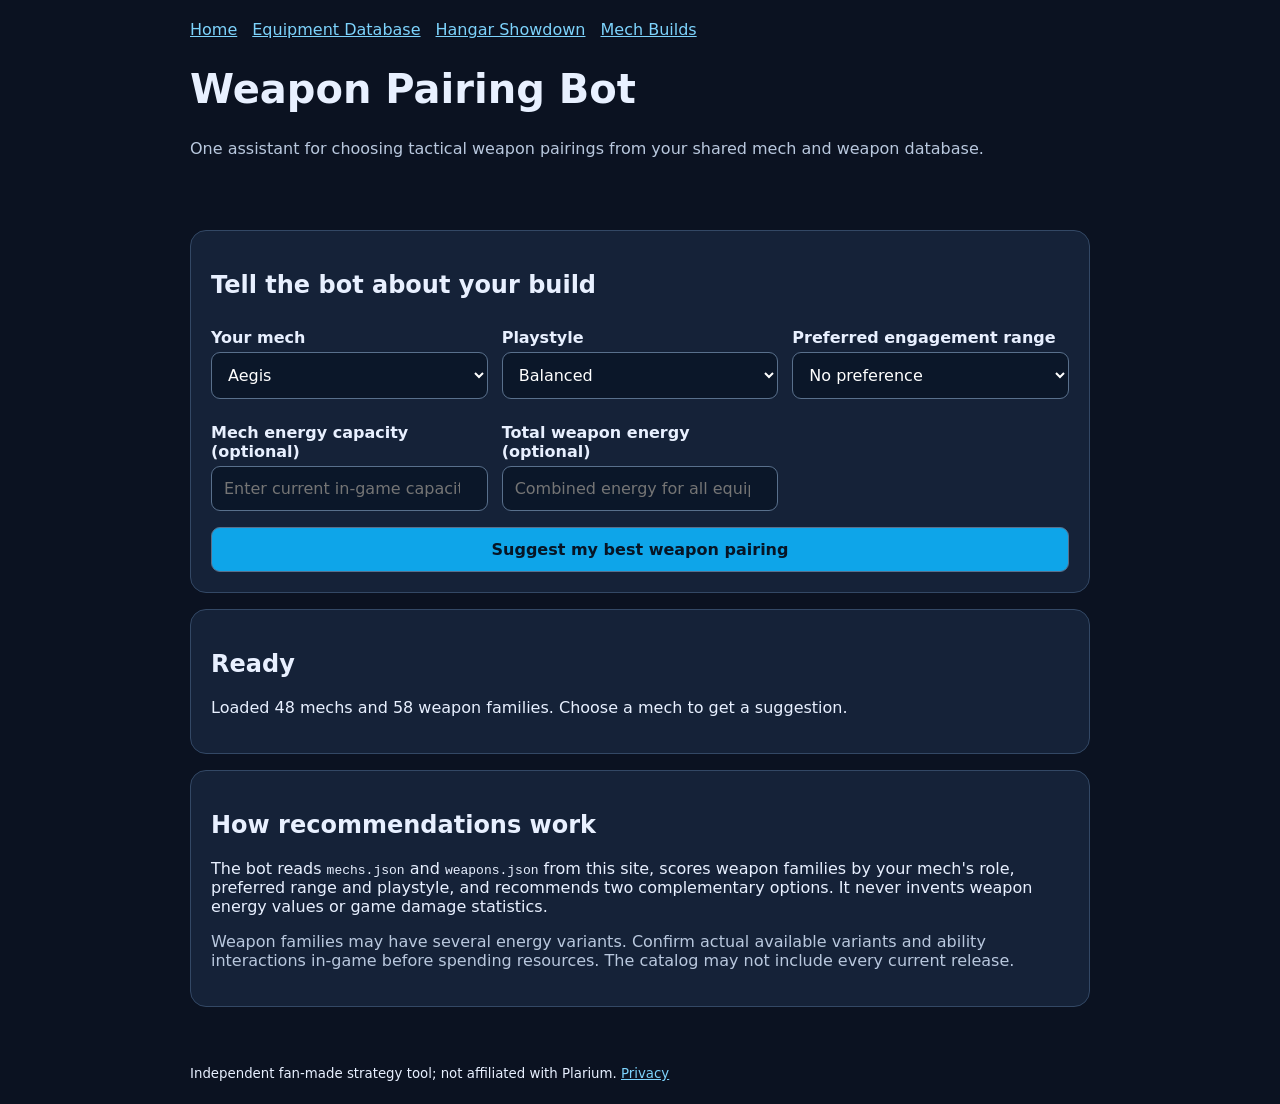
<file: weapon-pairing-guide.html>
<!doctype html><html lang="en"><head><meta charset="utf-8"><meta name="viewport" content="width=device-width,initial-scale=1"><title>Mech Arena Weapon Pairing Bot | Mech Arena Tactical Hub</title><meta name="description" content="Get a tactical weapon pairing suggestion for your Mech Arena mech, playstyle, range and energy budget using the site's shared equipment database."><link rel="canonical" href="https://mech-arena-tactical-hub.pages.dev/weapon-pairing-guide.html"><style>:root{color-scheme:dark;font-family:system-ui,Segoe UI,Arial;background:#0b1221;color:#e8f0ff}*{box-sizing:border-box}body{margin:0}header,main,footer{max-width:940px;margin:auto;padding:20px}nav{display:flex;gap:15px;flex-wrap:wrap}a{color:#7dd3fc}h1{font-size:clamp(1.7rem,4vw,2.5rem)}.panel{background:#152238;border:1px solid #334865;border-radius:16px;padding:20px;margin:16px 0}.grid{display:grid;grid-template-columns:repeat(auto-fit,minmax(220px,1fr));gap:14px}label{display:block;font-weight:650;margin:10px 0 5px}select,input,button{width:100%;padding:12px;background:#0b1729;border:1px solid #59708c;border-radius:9px;color:white;font:inherit}button{background:#0ea5e9;color:#071525;font-weight:800;cursor:pointer;margin-top:16px}button:hover{background:#7dd3fc}.muted{color:#b9c8de}.result{border-left:4px solid #38bdf8;padding:12px 16px;background:#0c1c30;margin:12px 0;border-radius:8px}.warn{color:#fcd34d}.chip{display:inline-block;padding:4px 9px;border-radius:20px;background:#274362;margin:4px 4px 4px 0}small{line-height:1.6}</style></head><body><header><nav><a href="/">Home</a><a href="/equipment-database.html">Equipment Database</a><a href="/hangar-showdown.html">Hangar Showdown</a><a href="/best-mech-builds.html">Mech Builds</a></nav><h1>Weapon Pairing Bot</h1><p class="muted">One assistant for choosing tactical weapon pairings from your shared mech and weapon database.</p></header><main><section class="panel"><h2>Tell the bot about your build</h2><div class="grid"><div><label for="mech">Your mech</label><select id="mech"><option>Loading database…</option></select></div><div><label for="style">Playstyle</label><select id="style"><option value="balanced">Balanced</option><option value="aggressive">Aggressive / rush</option><option value="defensive">Defensive / hold</option><option value="support">Support / team</option></select></div><div><label for="range">Preferred engagement range</label><select id="range"><option value="any">No preference</option><option value="close">Close range</option><option value="mid">Mid range</option><option value="long">Long range</option></select></div><div><label for="energy">Mech energy capacity (optional)</label><input id="energy" type="number" min="1" max="100" step="1" placeholder="Enter current in-game capacity"></div><div><label for="totalWeaponEnergy">Total weapon energy (optional)</label><input id="totalWeaponEnergy" type="number" min="0" max="200" step="1" placeholder="Combined energy for all equipped weapons"></div></div><button id="ask" type="button">Suggest my best weapon pairing</button></section><section id="output" class="panel" aria-live="polite"><h2>Your recommendation</h2><p class="muted">Choose your mech and press the button. Suggestions are strategic heuristics, not verified meta rankings.</p></section><section class="panel"><h2>How recommendations work</h2><p>The bot reads <code>mechs.json</code> and <code>weapons.json</code> from this site, scores weapon families by your mech's role, preferred range and playstyle, and recommends two complementary options. It never invents weapon energy values or game damage statistics.</p><p class="muted">Weapon families may have several energy variants. Confirm actual available variants and ability interactions in-game before spending resources. The catalog may not include every current release.</p></section></main><footer><small>Independent fan-made strategy tool; not affiliated with Plarium. <a href="/privacy.html">Privacy</a></small></footer><script>
(()=>{'use strict';let mechs=[],weapons=[];const $=id=>document.getElementById(id);const profiles={"Close Quarters":{range:'close'},"Assault":{range:'mid'},"Beam":{range:'mid'},"Guided":{range:'mid'},"Missile":{range:'mid'},"Barrage":{range:'mid'},"Heavy Duty":{range:'mid'},"Sniper":{range:'long'},"Artillery":{range:'long'}};const rolePrefs={Scout:['Close Quarters','Assault','Guided'],Attacker:['Assault','Barrage','Sniper'],Tank:['Heavy Duty','Close Quarters','Barrage'],Support:['Guided','Beam','Artillery']};const stylePrefs={aggressive:['Close Quarters','Assault','Barrage'],defensive:['Heavy Duty','Guided','Artillery','Sniper'],support:['Guided','Beam','Artillery'],balanced:['Assault','Guided','Barrage']};const rangePrefs={close:['Close Quarters','Heavy Duty'],mid:['Assault','Guided','Barrage','Beam','Missile'],long:['Sniper','Artillery']};const esc=s=>String(s).replace(/[&<>"']/g,c=>({'&':'&amp;','<':'&lt;','>':'&gt;','"':'&quot;',"'":'&#39;'}[c]));function number(id){const v=$(id).value.trim();return v===''?null:Number(v)}function score(w,role,style,range){let s=0;const type=w.type||'';if((rolePrefs[role]||[]).includes(type))s+=4;if((stylePrefs[style]||[]).includes(type))s+=3;if(range!=='any'){if((rangePrefs[range]||[]).includes(type))s+=5;else if(profiles[type]&&profiles[type].range!==range)s-=2}if(type==='Unverified category')s-=5;return s}function render(){const m=mechs.find(x=>x.name===$('mech').value),style=$('style').value,range=$('range').value;if(!m)return;const ranked=weapons.map(w=>({w,score:score(w,m.role,style,range)})).sort((a,b)=>b.score-a.score||a.w.name.localeCompare(b.w.name));const primary=ranked[0],secondary=ranked.find(x=>x.w.type!==primary?.w.type)||ranked[1];if(!primary){$('output').innerHTML='<h2>Recommendation unavailable</h2><p>No weapons found in weapons.json.</p>';return}const cap=number('energy'),total=number('totalWeaponEnergy');let energy='Energy compatibility is not verified: enter your mech capacity and total equipped weapon energy to check it.';if(cap!==null&&total!==null){energy=total<=cap?`Energy check: ${total} / ${cap} — fits the entered capacity (${cap-total} energy remaining).`:`Energy check: ${total} / ${cap} — exceeds capacity by ${total-cap}. Choose lower-energy variants.`}const reason=`${esc(m.name)} is listed as ${esc(m.role||'role unverified')}. These weapon families scored well for your ${esc(style)} playstyle${range==='any'?'':` and ${esc(range)}-range preference`}.`;const html=`<h2>Suggested pairing for ${esc(m.name)}</h2><div class="result"><strong>Primary: ${esc(primary.w.name)}</strong><br><span class="chip">${esc(primary.w.type||'Unknown category')}</span><p>Start here as your main weapon family.</p></div><div class="result"><strong>Complement: ${esc(secondary?.w.name||primary.w.name)}</strong><br><span class="chip">${esc(secondary?.w.type||primary.w.type||'Unknown category')}</span><p>Alternative family to cover a different engagement pattern; confirm the two work together in your actual build.</p></div><p>${reason}</p><p><strong>${esc(energy)}</strong></p><p class="warn">These are category-based suggestions, not proof of the strongest current competitive build. Check weapon variant energy, availability, and balance changes in-game.</p><h3>Other options</h3><p>${ranked.slice(2,6).map(x=>`<span class="chip">${esc(x.w.name)}</span>`).join('')}</p>`;$('output').innerHTML=html}async function init(){try{const [mr,wr]=await Promise.all([fetch('./mechs.json',{cache:'no-store'}),fetch('./weapons.json',{cache:'no-store'})]);if(!mr.ok||!wr.ok)throw Error('Database files not found');const [md,wd]=await Promise.all([mr.json(),wr.json()]);mechs=Array.isArray(md)?md:md.mechs||[];weapons=Array.isArray(wd)?wd:wd.weapons||[];if(!mechs.length||!weapons.length)throw Error('Database is empty');mechs.sort((a,b)=>a.name.localeCompare(b.name));$('mech').innerHTML=mechs.map(m=>`<option value="${esc(m.name)}">${esc(m.name)}</option>`).join('');$('ask').addEventListener('click',render);$('output').innerHTML=`<h2>Ready</h2><p>Loaded ${mechs.length} mechs and ${weapons.length} weapon families. Choose a mech to get a suggestion.</p>`}catch(e){$('mech').innerHTML='<option>Database unavailable</option>';$('ask').disabled=true;$('output').innerHTML=`<h2>Database unavailable</h2><p>Check that <code>mechs.json</code> and <code>weapons.json</code> are in the same deployed folder as this HTML file.</p><p class="warn">${esc(e.message)}</p>`}}init()})();
</script></body></html>
</file>
<file: style.css>
*{box-sizing:border-box}body{margin:0;background:#0b1120;color:#e8edf8;font:16px system-ui,Arial}header,main,footer{max-width:1100px;margin:auto;padding:22px}nav{display:flex;gap:15px;flex-wrap:wrap}a{color:#72d5ff}h1{font-size:clamp(2rem,5vw,3rem)}h2{margin-top:30px}.muted{color:#a9b7d2}.panel{background:#17233a;border:1px solid #314564;border-radius:14px;padding:20px;margin:18px 0}input,select,button{font:inherit;padding:10px;background:#101b2f;color:#fff;border:1px solid #52698a;border-radius:8px;max-width:100%}button{background:#1264a1;cursor:pointer}button:hover{background:#197dbf}.filters{display:flex;flex-wrap:wrap;gap:10px;margin:12px 0}.cards{display:grid;grid-template-columns:repeat(auto-fill,minmax(190px,1fr));gap:10px}.item{padding:12px;border:1px solid #314564;border-radius:10px;background:#101b2f}.tag{font-size:.8rem;color:#8ee4ce}.slots{display:grid;grid-template-columns:repeat(auto-fit,minmax(220px,1fr));gap:12px}.slot{border:1px solid #405777;padding:14px;border-radius:12px}.slot select,.slot input{width:100%;margin:4px 0 10px}.warning{color:#ffd28a}.good{color:#9ae8b5}.small{font-size:.85rem}
</file>
